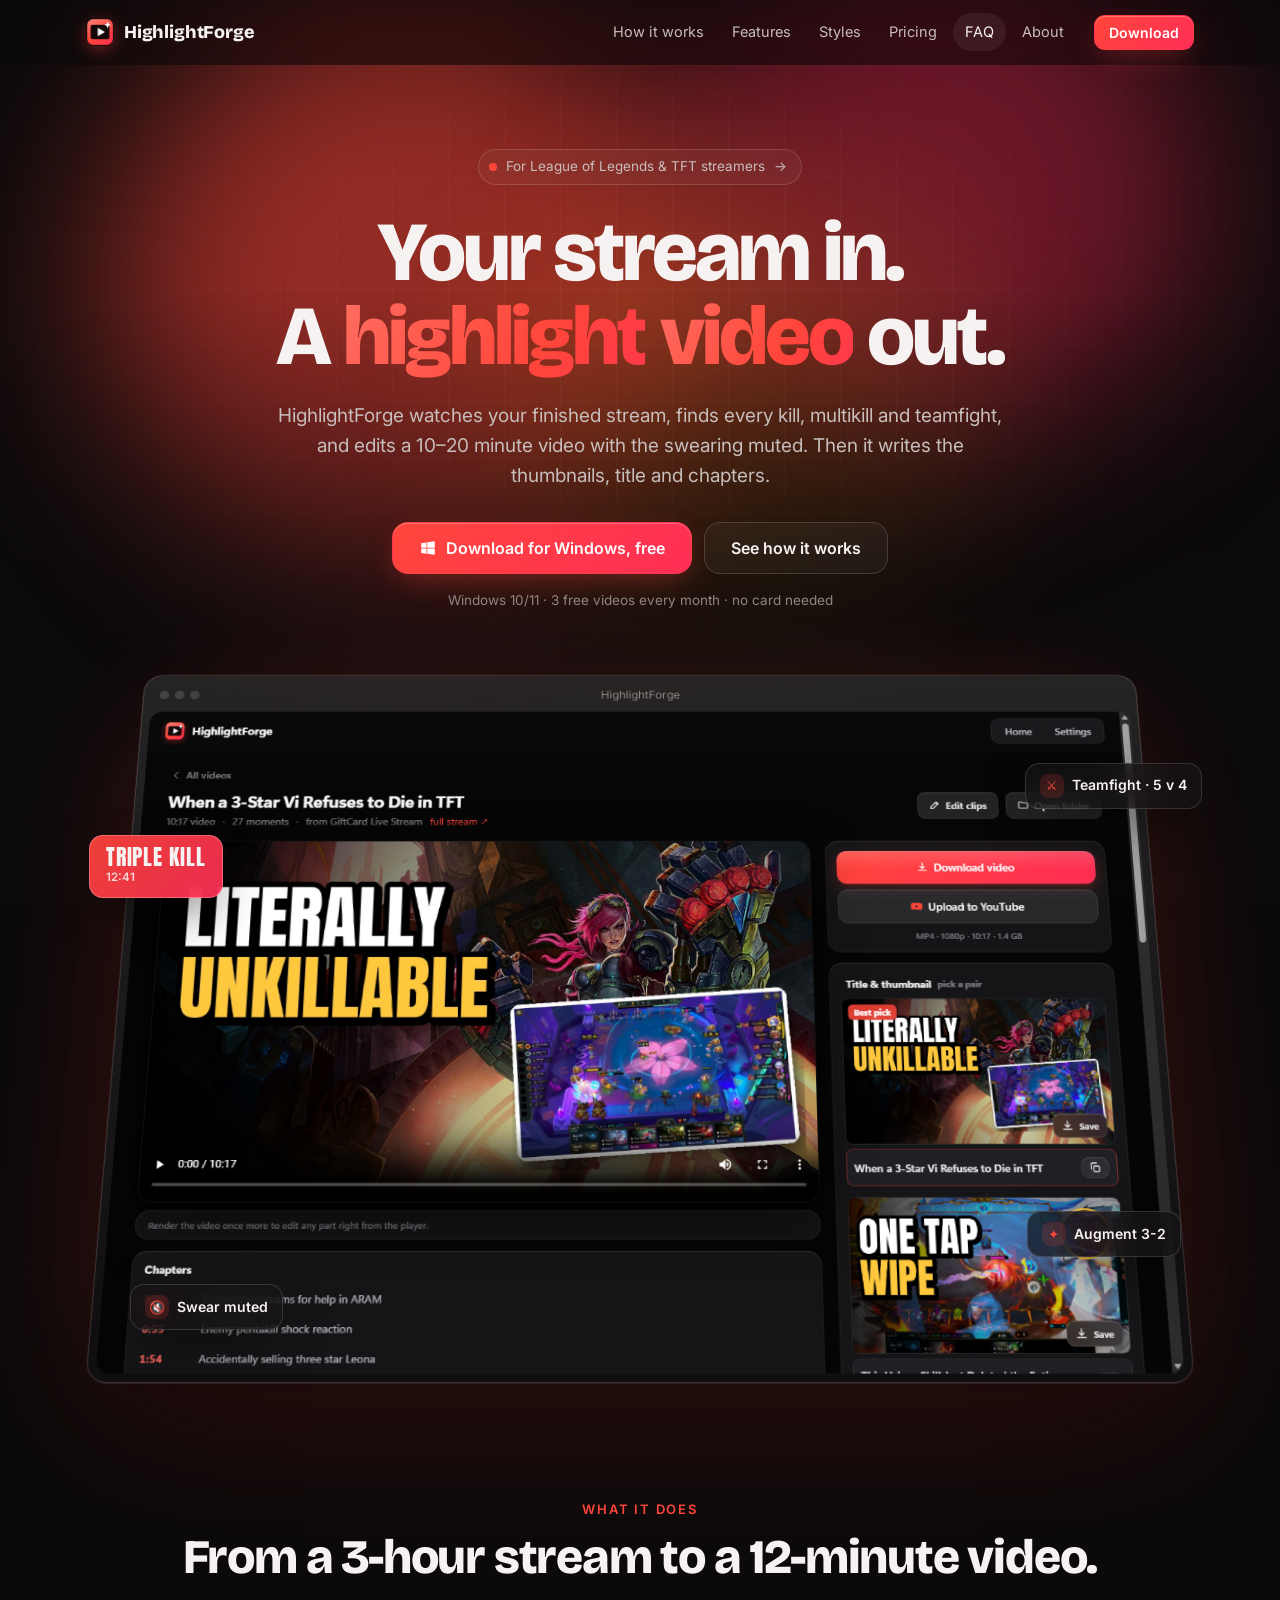
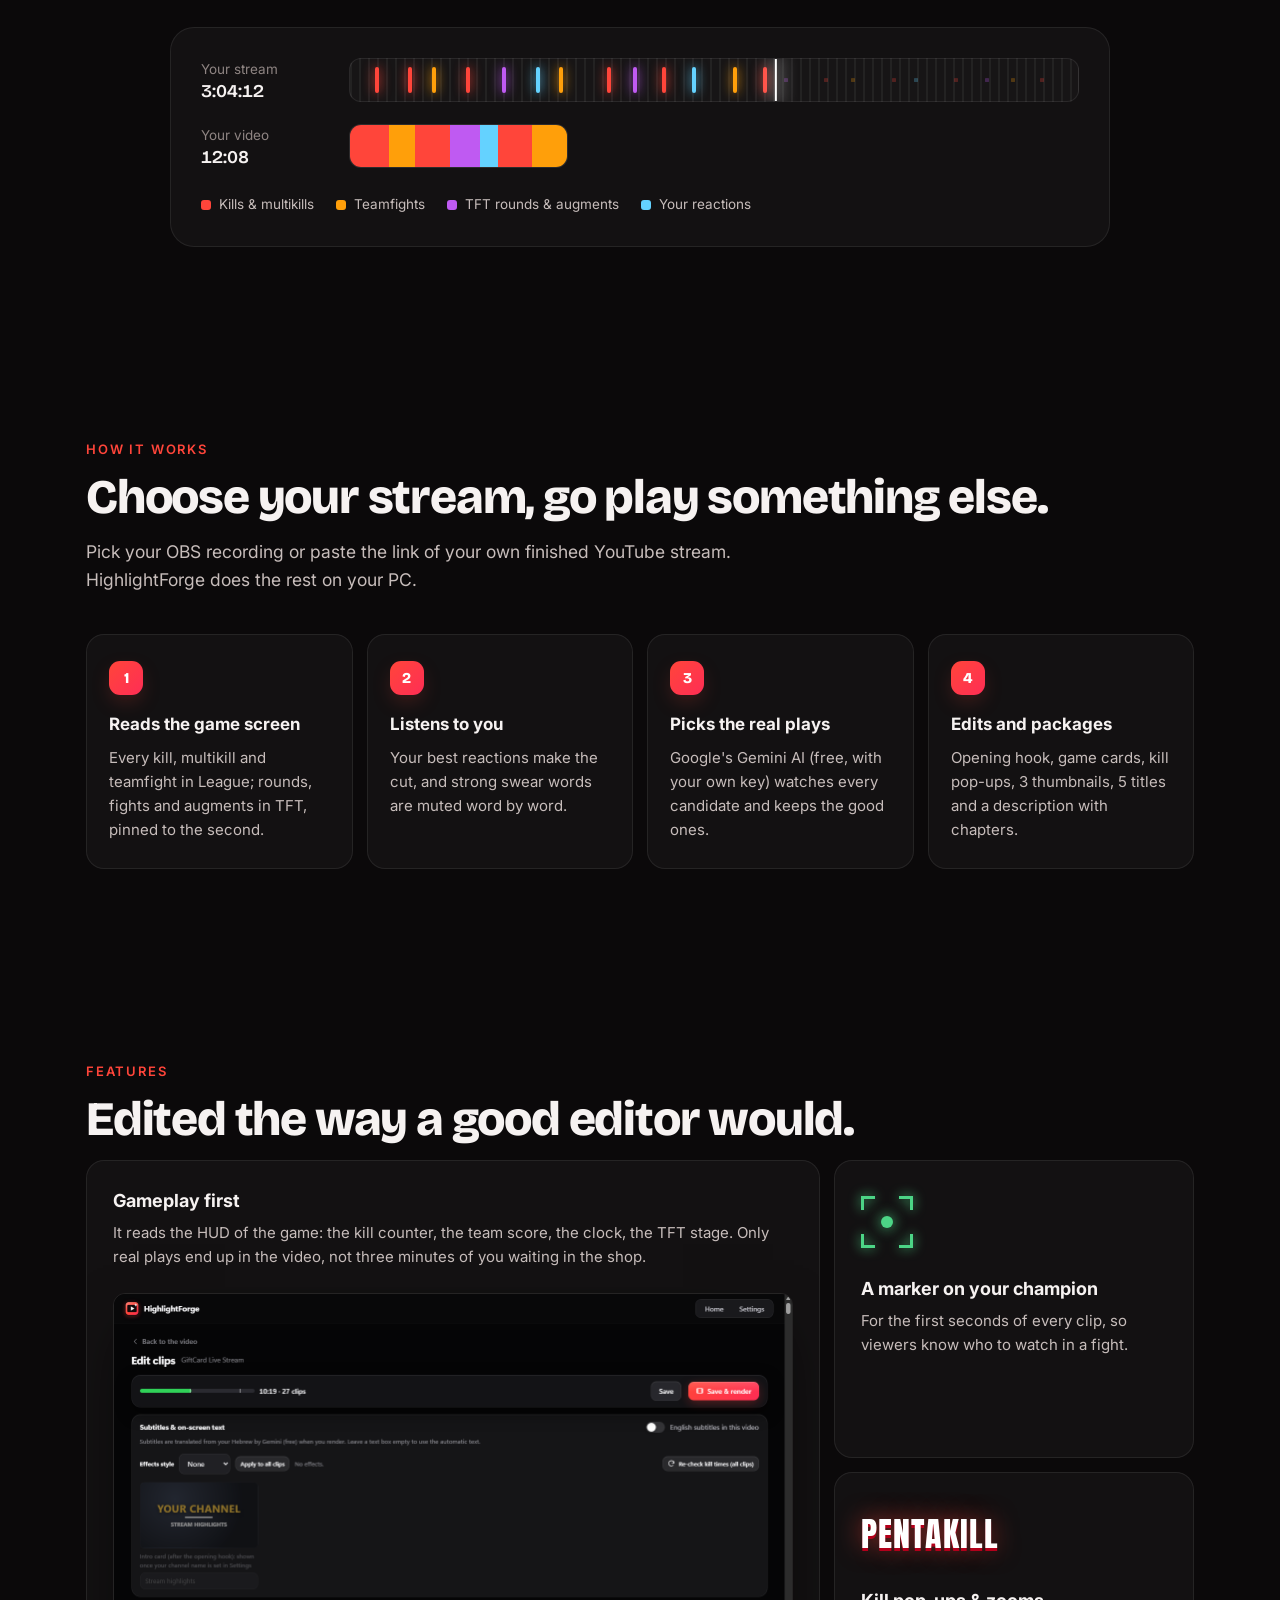
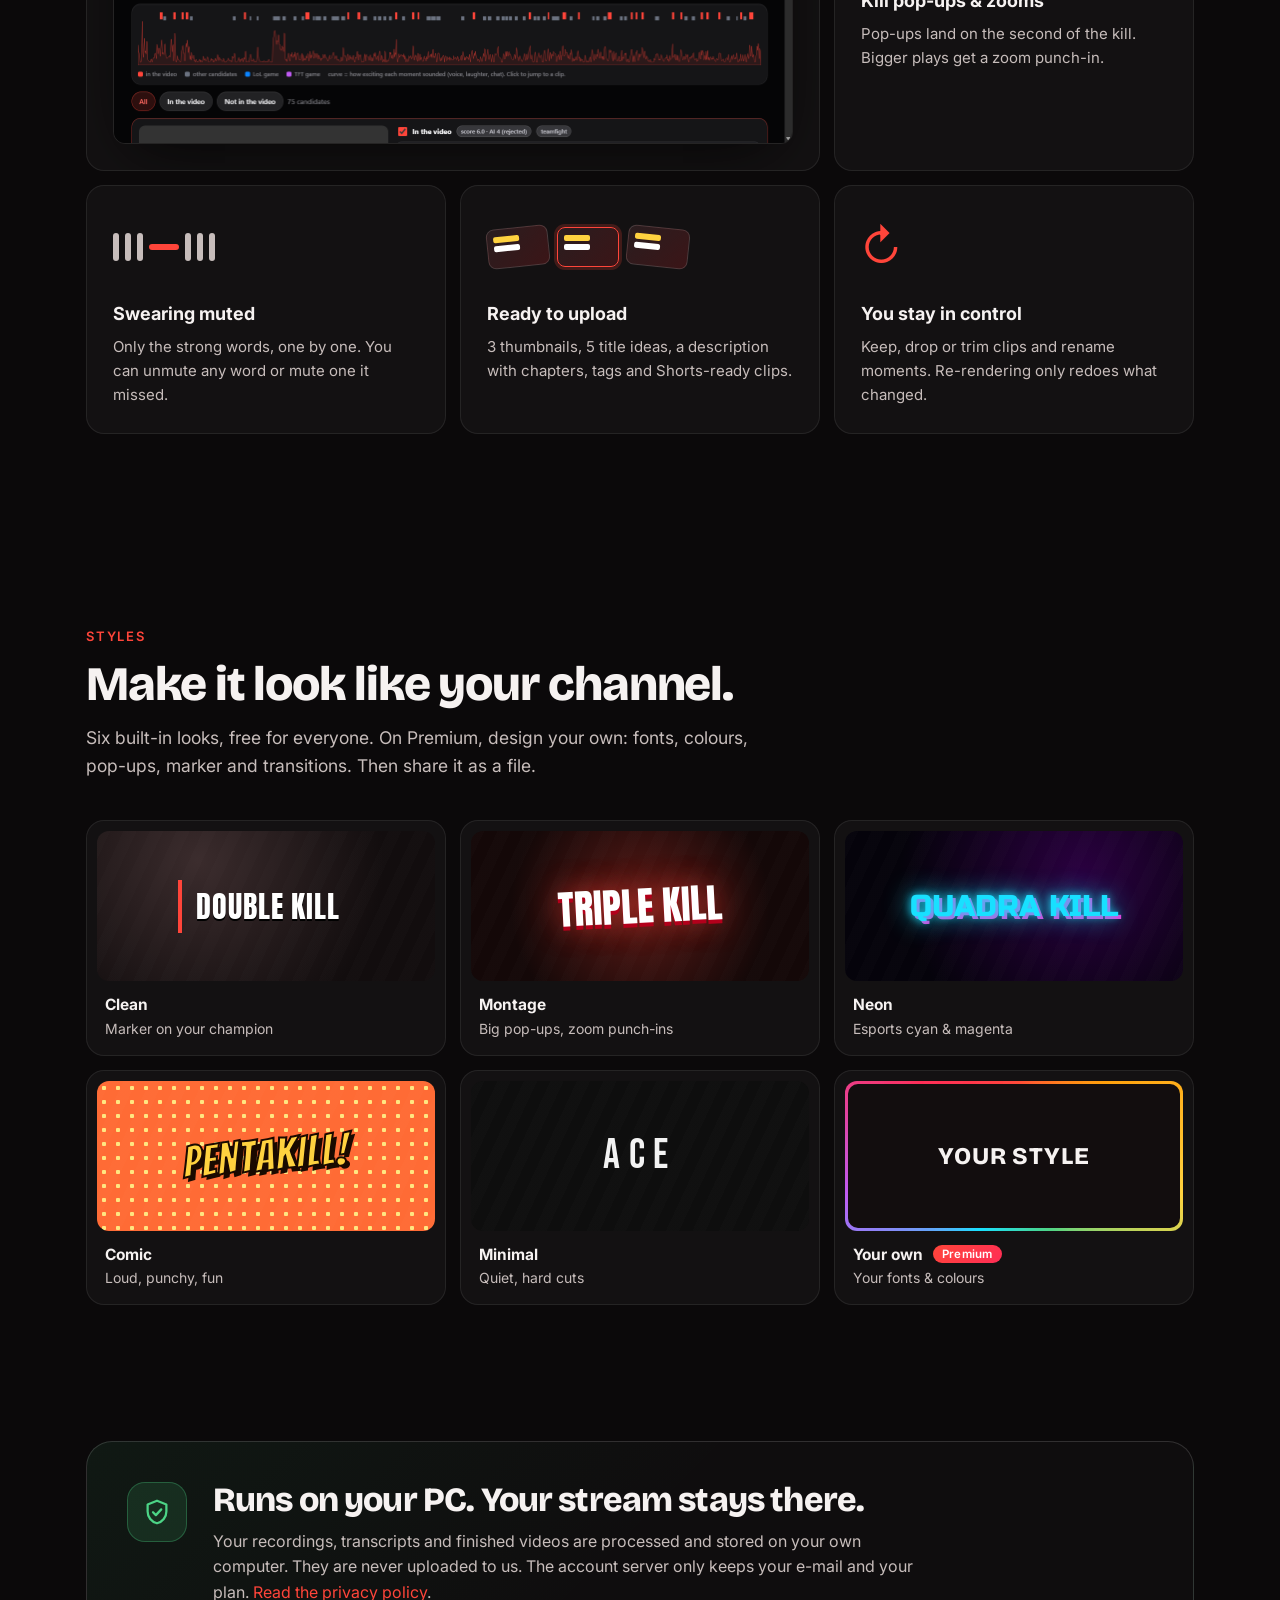
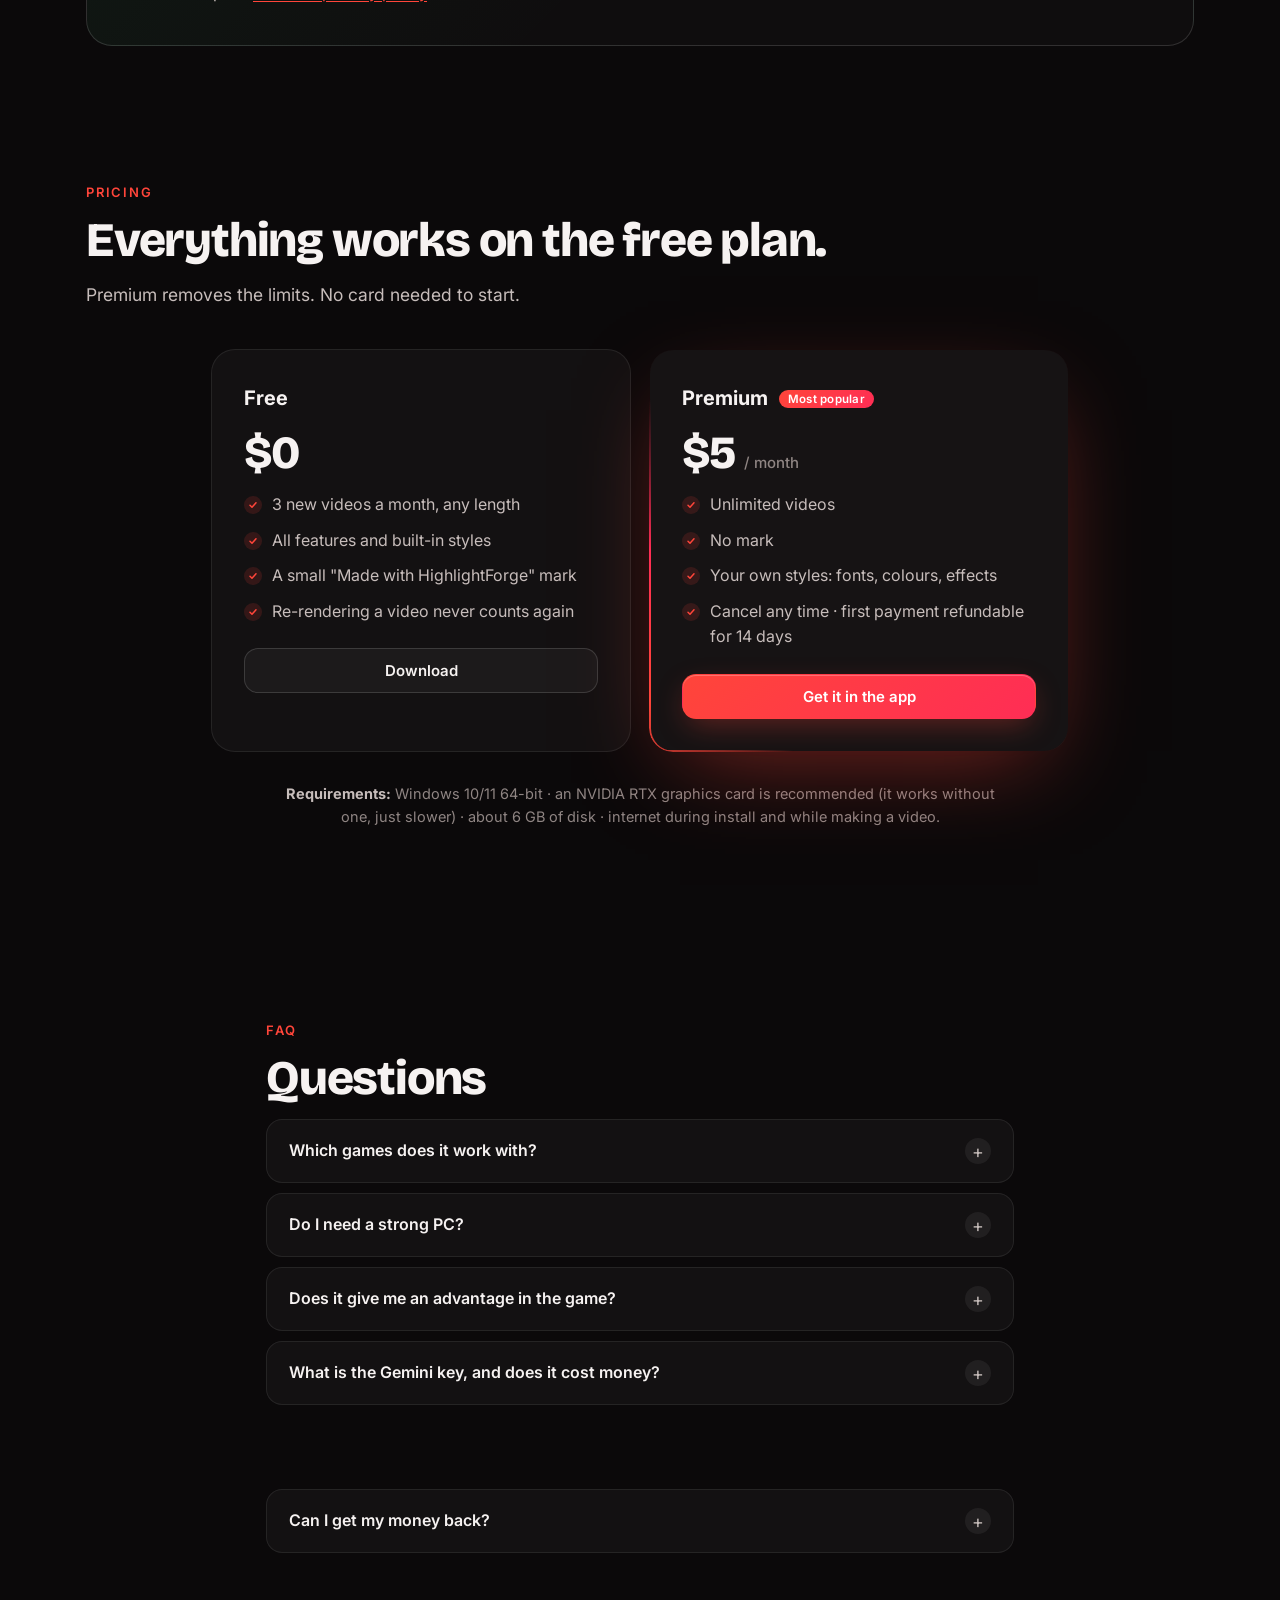
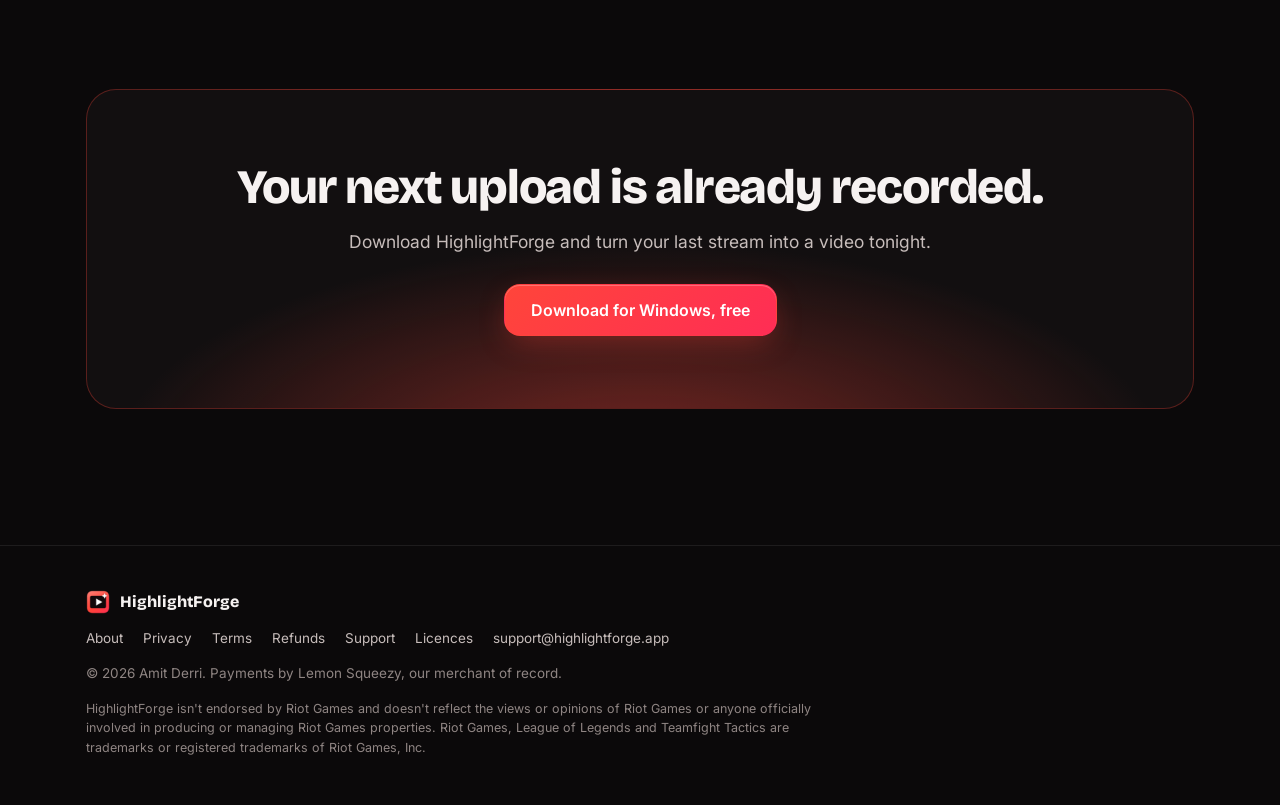
<file: index.html>
<!doctype html>
<html lang="en">
<head>
<meta charset="utf-8">
<meta name="viewport" content="width=device-width, initial-scale=1, viewport-fit=cover">
<title>HighlightForge: stream to highlight video, automatically</title>
<meta name="description" content="HighlightForge turns your finished League of Legends or TFT stream into a ready-to-upload YouTube highlight video: kills, multikills and fights found for you, swearing muted, thumbnails and chapters written. Free for Windows.">
<meta name="theme-color" content="#0b090a">
<link rel="canonical" href="https://highlightforge.app/">
<meta property="og:type" content="website">
<meta property="og:site_name" content="HighlightForge">
<meta property="og:title" content="HighlightForge: your stream in, a highlight video out">
<meta property="og:description" content="Finds every kill, multikill and teamfight in your League of Legends or TFT stream and edits an upload-ready highlight video. Free for Windows.">
<meta property="og:url" content="https://highlightforge.app/">
<meta property="og:image" content="https://highlightforge.app/img/og.png">
<meta name="twitter:card" content="summary_large_image">
<link rel="icon" type="image/png" href="img/icon.png">
<link rel="apple-touch-icon" href="img/icon.png">
<link rel="preconnect" href="https://fonts.googleapis.com">
<link rel="preconnect" href="https://fonts.gstatic.com" crossorigin>
<link rel="stylesheet" href="https://fonts.googleapis.com/css2?family=Anton&family=Bangers&family=Bebas+Neue&family=Bricolage+Grotesque:opsz,wght@12..96,600;12..96,800&family=Inter:wght@400;500;600&family=Russo+One&display=swap">
<link rel="stylesheet" href="style.css">
<script type="application/ld+json">
{"@context":"https://schema.org","@type":"SoftwareApplication","name":"HighlightForge","operatingSystem":"Windows 10, Windows 11",
 "applicationCategory":"MultimediaApplication","url":"https://highlightforge.app/","author":{"@type":"Person","name":"Amit Derri"},
 "offers":[{"@type":"Offer","name":"Free","price":"0","priceCurrency":"USD"}]}
</script>
<script>document.documentElement.classList.add("js")</script>
<script defer src="site.js"></script>
</head>
<body class="home">
<a class="skip" href="#main">Skip to content</a>
<header class="top"><div class="wrap">
  <a class="brand" href="./"><img src="img/icon.png" alt="" width="28" height="28">HighlightForge</a>
  <nav class="links" id="menu" aria-label="Main">
    <a href="#how">How it works</a><a href="#features">Features</a><a href="#styles">Styles</a><a href="#pricing">Pricing</a><a href="#faq">FAQ</a><a href="about">About</a>
  </nav>
  <a class="btn primary small keep" href="https://alpha-jores.itch.io/highlightforge">Download</a>
  <button class="menu-btn" type="button" aria-controls="menu" aria-expanded="false" aria-label="Menu"><span></span><span></span></button>
</div></header>

<main id="main">
  <section class="hero">
    <div class="aurora" aria-hidden="true"><i></i><i></i><i></i></div>
    <div class="wrap">
      <a class="pill reveal" href="#how"><span class="dot"></span>For League of Legends &amp; TFT streamers <span class="arrow">→</span></a>
      <h1 class="headline"><span class="w">Your</span> <span class="w">stream</span> <span class="w">in.</span><br>
        <span class="w">A</span> <span class="w grad">highlight</span> <span class="w grad">video</span> <span class="w">out.</span></h1>
      <p class="sub reveal">HighlightForge watches your finished stream, finds every kill, multikill and teamfight, and edits a
        10–20 minute video with the swearing muted. Then it writes the thumbnails, title and chapters.</p>
      <div class="cta reveal">
        <a class="btn primary big sheen" href="https://alpha-jores.itch.io/highlightforge"><svg viewBox="0 0 24 24" width="18" height="18" aria-hidden="true"><path fill="currentColor" d="M3 5.5 10 4.5v7H3zm8-1.1L21 3v8.5H11zM3 12.5h7v7l-7-1zm8 0h10V21l-10-1.4z"/></svg>Download for Windows, free</a>
        <a class="btn ghost big" href="#how">See how it works</a>
      </div>
      <div class="fine reveal">Windows 10/11 · 3 free videos every month · no card needed</div>

      <div class="stage" data-tilt>
        <div class="frame">
          <div class="frame-bar" aria-hidden="true"><i></i><i></i><i></i><span>HighlightForge</span></div>
          <img src="img/video.png" alt="A finished highlight video in HighlightForge, with its chapters and thumbnails" width="1360" height="900" fetchpriority="high">
        </div>
        <div class="chip c1" aria-hidden="true"><b>TRIPLE KILL</b><small>12:41</small></div>
        <div class="chip c2" aria-hidden="true"><span class="ico">⚔</span>Teamfight · 5 v 4</div>
        <div class="chip c3" aria-hidden="true"><span class="ico">✦</span>Augment 3-2</div>
        <div class="chip c4" aria-hidden="true"><span class="ico mute">🔇</span>Swear muted</div>
      </div>
    </div>
  </section>

  <section class="compress" id="how-short" aria-labelledby="compress-h">
    <div class="wrap">
      <p class="eyebrow reveal">What it does</p>
      <h2 id="compress-h" class="reveal">From a 3-hour stream to a 12-minute video.</h2>
      <div class="timeline reveal" data-timeline>
        <div class="tl-row">
          <span class="tl-label">Your stream<b>3:04:12</b></span>
          <div class="tl-bar long" aria-hidden="true"><div class="tl-marks"></div><div class="tl-scan"></div></div>
        </div>
        <div class="tl-row">
          <span class="tl-label">Your video<b>12:08</b></span>
          <div class="tl-bar short" aria-hidden="true"><div class="tl-fill"></div></div>
        </div>
        <ul class="tl-legend" aria-label="What it finds">
          <li><i class="k"></i>Kills &amp; multikills</li><li><i class="f"></i>Teamfights</li><li><i class="t"></i>TFT rounds &amp; augments</li><li><i class="r"></i>Your reactions</li>
        </ul>
      </div>
    </div>
  </section>

  <section id="how" aria-labelledby="how-h"><div class="wrap">
    <p class="eyebrow reveal">How it works</p>
    <h2 id="how-h" class="reveal">Choose your stream, go play something else.</h2>
    <p class="lede reveal">Pick your OBS recording or paste the link of your own finished YouTube stream. HighlightForge does the rest
      on your PC.</p>
    <ol class="steps">
      <li class="step reveal"><span class="n">1</span><h3>Reads the game screen</h3><p>Every kill, multikill and teamfight in League;
        rounds, fights and augments in TFT, pinned to the second.</p></li>
      <li class="step reveal"><span class="n">2</span><h3>Listens to you</h3><p>Your best reactions make the cut, and strong swear words
        are muted word by word.</p></li>
      <li class="step reveal"><span class="n">3</span><h3>Picks the real plays</h3><p>Google's Gemini AI (free, with your own key) watches
        every candidate and keeps the good ones.</p></li>
      <li class="step reveal"><span class="n">4</span><h3>Edits and packages</h3><p>Opening hook, game cards, kill pop-ups, 3 thumbnails,
        5 titles and a description with chapters.</p></li>
    </ol>
  </div></section>

  <section id="features" aria-labelledby="feat-h"><div class="wrap">
    <p class="eyebrow reveal">Features</p>
    <h2 id="feat-h" class="reveal">Edited the way a good editor would.</h2>
    <div class="bento">
      <article class="card glow span2 reveal">
        <h3>Gameplay first</h3>
        <p>It reads the HUD of the game: the kill counter, the team score, the clock, the TFT stage. Only real plays end up in
          the video, not three minutes of you waiting in the shop.</p>
        <img src="img/edit-clips.png" alt="Edit clips: the timeline of moments found in a stream" loading="lazy" width="1360" height="900">
      </article>
      <article class="card glow reveal">
        <div class="mark" aria-hidden="true"><span class="ret"></span></div>
        <h3>A marker on your champion</h3>
        <p>For the first seconds of every clip, so viewers know who to watch in a fight.</p>
      </article>
      <article class="card glow reveal">
        <div class="pop" aria-hidden="true">PENTAKILL</div>
        <h3>Kill pop-ups &amp; zooms</h3>
        <p>Pop-ups land on the second of the kill. Bigger plays get a zoom punch-in.</p>
      </article>
      <article class="card glow reveal">
        <div class="wave" aria-hidden="true"><i></i><i></i><i></i><i class="x"></i><i></i><i></i><i></i></div>
        <h3>Swearing muted</h3>
        <p>Only the strong words, one by one. You can unmute any word or mute one it missed.</p>
      </article>
      <article class="card glow reveal">
        <div class="thumbs" aria-hidden="true"><i></i><i></i><i></i></div>
        <h3>Ready to upload</h3>
        <p>3 thumbnails, 5 title ideas, a description with chapters, tags and Shorts-ready clips.</p>
      </article>
      <article class="card glow reveal">
        <div class="redo" aria-hidden="true">↻</div>
        <h3>You stay in control</h3>
        <p>Keep, drop or trim clips and rename moments. Re-rendering only redoes what changed.</p>
      </article>
    </div>
  </div></section>

  <section id="styles" aria-labelledby="styles-h"><div class="wrap">
    <p class="eyebrow reveal">Styles</p>
    <h2 id="styles-h" class="reveal">Make it look like your channel.</h2>
    <p class="lede reveal">Six built-in looks, free for everyone. On Premium, design your own: fonts, colours, pop-ups, marker
      and transitions. Then share it as a file.</p>
    <div class="styles">
      <figure class="style s-clean reveal"><div class="sw"><span>DOUBLE KILL</span></div><figcaption><b>Clean</b>Marker on your champion</figcaption></figure>
      <figure class="style s-montage reveal"><div class="sw"><span>TRIPLE KILL</span></div><figcaption><b>Montage</b>Big pop-ups, zoom punch-ins</figcaption></figure>
      <figure class="style s-neon reveal"><div class="sw"><span>QUADRA KILL</span></div><figcaption><b>Neon</b>Esports cyan &amp; magenta</figcaption></figure>
      <figure class="style s-comic reveal"><div class="sw"><span>PENTAKILL!</span></div><figcaption><b>Comic</b>Loud, punchy, fun</figcaption></figure>
      <figure class="style s-minimal reveal"><div class="sw"><span>ACE</span></div><figcaption><b>Minimal</b>Quiet, hard cuts</figcaption></figure>
      <figure class="style s-yours reveal"><div class="sw"><span>YOUR STYLE</span></div><figcaption><b>Your own <em class="tag">Premium</em></b>Your fonts &amp; colours</figcaption></figure>
    </div>
  </div></section>

  <section class="trust" aria-labelledby="trust-h"><div class="wrap">
    <div class="trust-card reveal">
      <div class="shield" aria-hidden="true"><svg viewBox="0 0 24 24" width="30" height="30"><path fill="none" stroke="currentColor" stroke-width="1.8" stroke-linejoin="round" d="M12 3 4.5 6v5.5c0 4.6 3.1 8.4 7.5 9.5 4.4-1.1 7.5-4.9 7.5-9.5V6z"/><path fill="none" stroke="currentColor" stroke-width="1.8" stroke-linecap="round" stroke-linejoin="round" d="m8.8 12.2 2.3 2.3 4.3-4.6"/></svg></div>
      <div>
        <h2 id="trust-h">Runs on your PC. Your stream stays there.</h2>
        <p>Your recordings, transcripts and finished videos are processed and stored on your own computer. They are never uploaded
          to us. The account server only keeps your e-mail and your plan. <a href="privacy">Read the privacy policy</a>.</p>
      </div>
    </div>
  </div></section>

  <section id="pricing" aria-labelledby="price-h"><div class="wrap">
    <p class="eyebrow reveal">Pricing</p>
    <h2 id="price-h" class="reveal">Everything works on the free plan.</h2>
    <p class="lede reveal">Premium removes the limits. No card needed to start.</p>
    <div class="plans">
      <div class="plan reveal"><h3>Free</h3><div class="price">$0</div>
        <ul><li>3 new videos a month, any length</li><li>All features and built-in styles</li>
          <li>A small "Made with HighlightForge" mark</li><li>Re-rendering a video never counts again</li></ul>
        <a class="btn ghost" href="https://alpha-jores.itch.io/highlightforge">Download</a></div>
      <div class="plan best reveal"><div class="ring" aria-hidden="true"></div><h3>Premium <span class="tag">Most popular</span></h3><div class="price">$5 <small>/ month</small></div>
        <ul><li>Unlimited videos</li><li>No mark</li><li>Your own styles: fonts, colours, effects</li>
          <li>Cancel any time · first payment refundable for 14 days</li></ul>
        <a class="btn primary sheen" href="https://alpha-jores.itch.io/highlightforge">Get it in the app</a></div>
    </div>
    <p class="req reveal"><b>Requirements:</b> Windows 10/11 64-bit · an NVIDIA RTX graphics card is recommended (it works without
      one, just slower) · about 6 GB of disk · internet during install and while making a video.</p>
  </div></section>

  <section id="faq" aria-labelledby="faq-h"><div class="wrap narrow">
    <p class="eyebrow reveal">FAQ</p>
    <h2 id="faq-h" class="reveal">Questions</h2>
    <div class="faq">
      <details class="reveal"><summary>Which games does it work with?</summary><div><p>League of Legends (including ARAM and Arena) and
        Teamfight Tactics. It reads the game screen of your recording, so it doesn't matter what language you talk in.</p></div></details>
      <details class="reveal"><summary>Do I need a strong PC?</summary><div><p>An NVIDIA RTX graphics card is recommended and makes it much
        faster. Without one it still works, just slower. You need about 6 GB of free disk.</p></div></details>
      <details class="reveal"><summary>Does it give me an advantage in the game?</summary><div><p>No. HighlightForge never runs during a
        game and never touches the game client. It only edits recordings of games that are already over.
        <a href="about">More about fair play</a>.</p></div></details>
      <details class="reveal"><summary>What is the Gemini key, and does it cost money?</summary><div><p>Google's Gemini AI picks the best
        plays and writes the titles. Its free tier is enough, and you get a free key in a minute. Without one, HighlightForge
        still works but writes simpler titles.</p></div></details>
      <details class="reveal"><summary>Windows says "Windows protected your PC".</summary><div><p>Click <i>More info → Run anyway</i>. It
        means Windows doesn't know the installer yet.</p></div></details>
      <details class="reveal"><summary>Can I get my money back?</summary><div><p>Yes. Your first Premium payment is refundable within 14
        days, no questions asked. See the <a href="refunds">refund policy</a>.</p></div></details>
    </div>
  </div></section>

  <section class="final"><div class="wrap">
    <div class="final-card reveal">
      <h2>Your next upload is already recorded.</h2>
      <p>Download HighlightForge and turn your last stream into a video tonight.</p>
      <a class="btn primary big sheen" href="https://alpha-jores.itch.io/highlightforge">Download for Windows, free</a>
    </div>
  </div></section>
</main>

<footer><div class="wrap"><div class="foot-brand"><img src="img/icon.png" alt="" width="24" height="24">HighlightForge</div><nav><a href="about">About</a><a href="privacy">Privacy</a><a href="terms">Terms</a><a href="refunds">Refunds</a><a href="support">Support</a><a href="licences">Licences</a><a href="mailto:support@highlightforge.app">support@highlightforge.app</a></nav><div>© 2026 Amit Derri. Payments by Lemon Squeezy, our merchant of record.</div><div class="legal-line">HighlightForge isn&#x27;t endorsed by Riot Games and doesn&#x27;t reflect the views or opinions of Riot Games or anyone officially involved in producing or managing Riot Games properties. Riot Games, League of Legends and Teamfight Tactics are trademarks or registered trademarks of Riot Games, Inc.</div></div></footer>
</body>
</html>
</file>
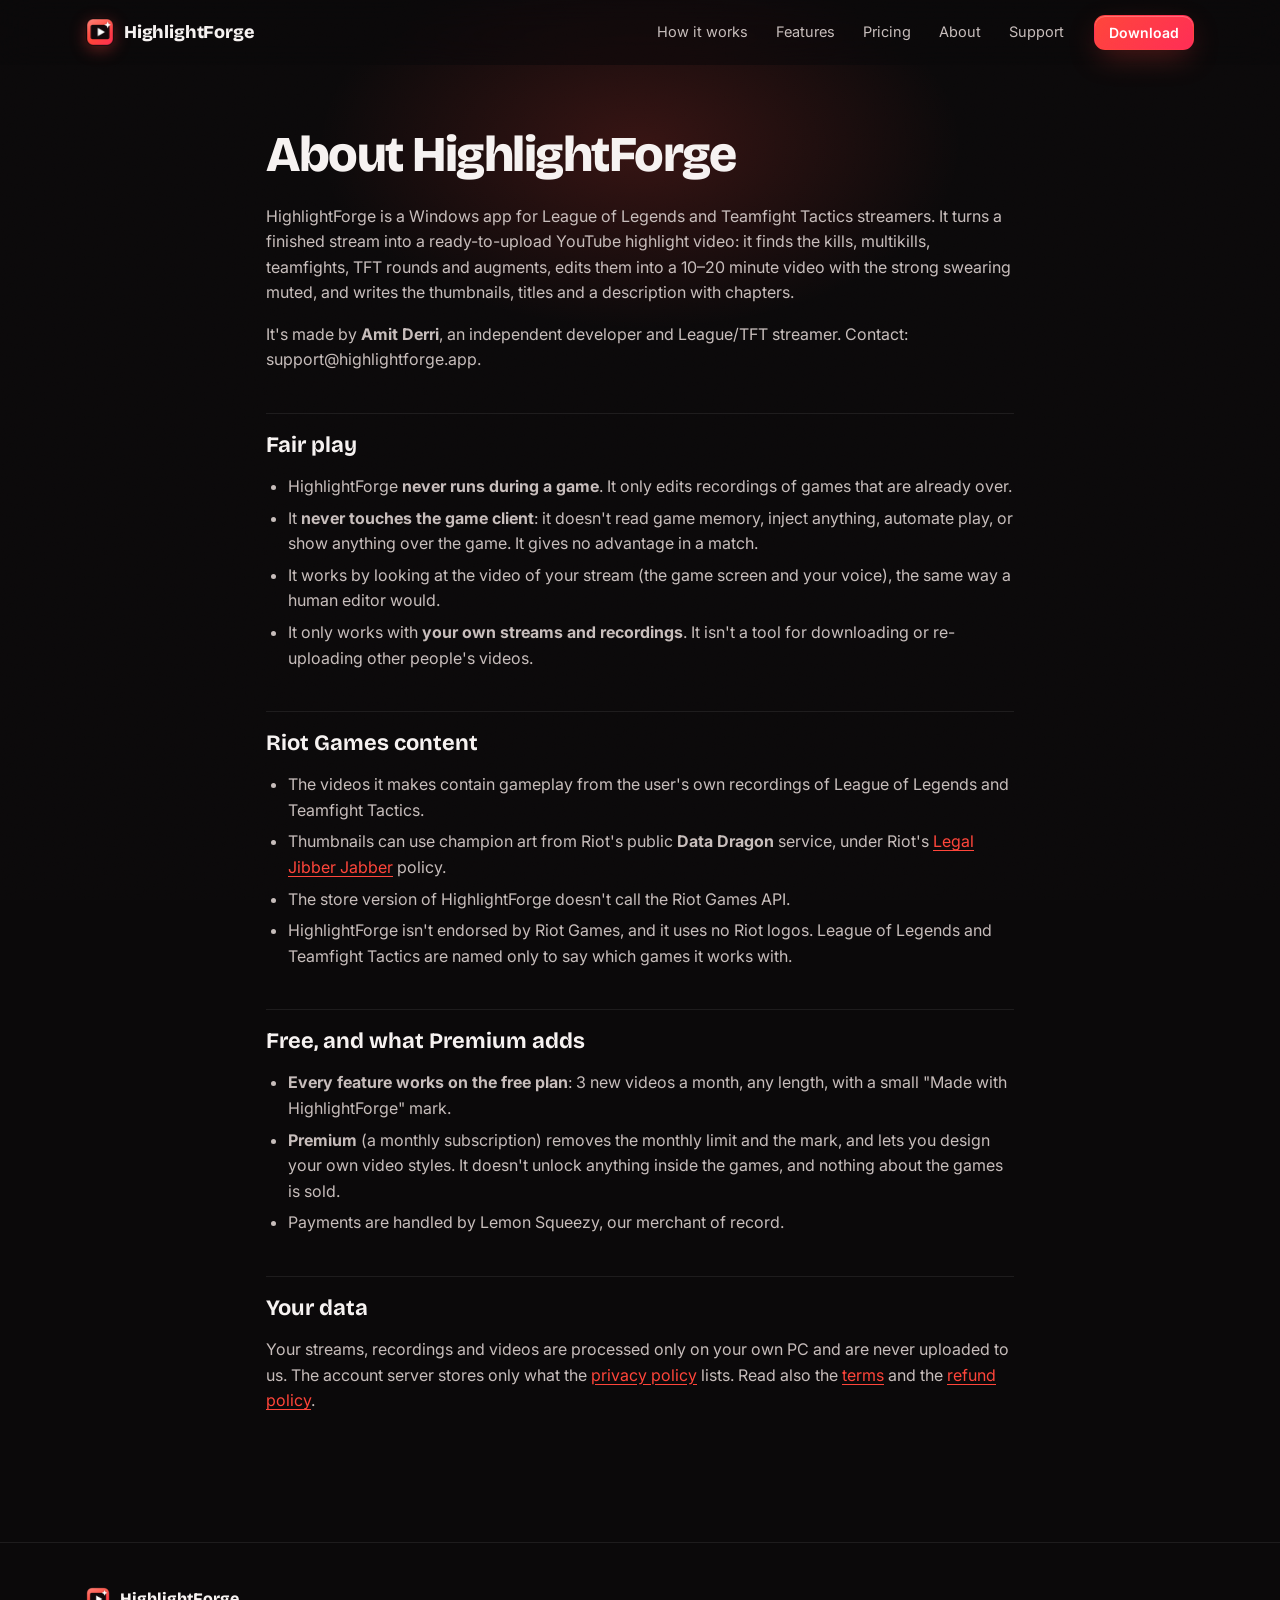
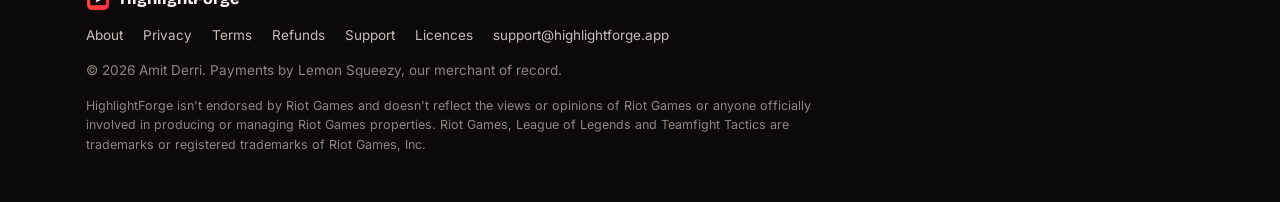
<file: about.html>
<!doctype html>
<html lang="en">
<head>
<meta charset="utf-8">
<meta name="viewport" content="width=device-width, initial-scale=1, viewport-fit=cover">
<title>About · HighlightForge</title>
<meta name="description" content="Who makes HighlightForge, how it stays fair to the games, and which Riot Games content it uses.">
<meta name="theme-color" content="#0b090a">
<link rel="canonical" href="https://highlightforge.app/about">
<meta property="og:site_name" content="HighlightForge">
<meta property="og:title" content="About · HighlightForge">
<meta property="og:image" content="https://highlightforge.app/img/og.png">
<link rel="icon" type="image/png" href="img/icon.png">
<link rel="preconnect" href="https://fonts.googleapis.com">
<link rel="preconnect" href="https://fonts.gstatic.com" crossorigin>
<link rel="stylesheet" href="https://fonts.googleapis.com/css2?family=Bricolage+Grotesque:opsz,wght@12..96,700;12..96,800&family=Inter:wght@400;600&display=swap">
<link rel="stylesheet" href="style.css">
<script>document.documentElement.classList.add("js")</script>
<script defer src="site.js"></script>
</head>
<body>
<a class="skip" href="#main">Skip to content</a>
<header class="top"><div class="wrap">
  <a class="brand" href="./"><img src="img/icon.png" alt="" width="28" height="28">HighlightForge</a>
  <nav class="links" id="menu" aria-label="Main">
    <a href="./#how">How it works</a><a href="./#features">Features</a><a href="./#pricing">Pricing</a><a href="about">About</a><a href="support">Support</a>
  </nav>
  <a class="btn primary small keep" href="https://alpha-jores.itch.io/highlightforge">Download</a>
  <button class="menu-btn" type="button" aria-controls="menu" aria-expanded="false" aria-label="Menu"><span></span><span></span></button>
</div></header>
<main class="doc" id="main">
<h1>About HighlightForge</h1>
<p>HighlightForge is a Windows app for League of Legends and Teamfight Tactics streamers. It turns a finished stream into a ready-to-upload YouTube highlight video: it finds the kills, multikills, teamfights, TFT rounds and augments, edits them into a 10–20 minute video with the strong swearing muted, and writes the thumbnails, titles and a description with chapters.</p>
<p>It's made by <b>Amit Derri</b>, an independent developer and League/TFT streamer. Contact: support@highlightforge.app.</p>
<h2>Fair play</h2>
<ul><li>HighlightForge <b>never runs during a game</b>. It only edits recordings of games that are already over.</li><li>It <b>never touches the game client</b>: it doesn't read game memory, inject anything, automate play, or show anything over the game. It gives no advantage in a match.</li><li>It works by looking at the video of your stream (the game screen and your voice), the same way a human editor would.</li><li>It only works with <b>your own streams and recordings</b>. It isn't a tool for downloading or re-uploading other people's videos.</li></ul>
<h2>Riot Games content</h2>
<ul><li>The videos it makes contain gameplay from the user's own recordings of League of Legends and Teamfight Tactics.</li><li>Thumbnails can use champion art from Riot's public <b>Data Dragon</b> service, under Riot's <a href="https://www.riotgames.com/en/legal">Legal Jibber Jabber</a> policy.</li><li>The store version of HighlightForge doesn't call the Riot Games API.</li><li>HighlightForge isn't endorsed by Riot Games, and it uses no Riot logos. League of Legends and Teamfight Tactics are named only to say which games it works with.</li></ul>
<h2>Free, and what Premium adds</h2>
<ul><li><b>Every feature works on the free plan</b>: 3 new videos a month, any length, with a small "Made with HighlightForge" mark.</li><li><b>Premium</b> (a monthly subscription) removes the monthly limit and the mark, and lets you design your own video styles. It doesn't unlock anything inside the games, and nothing about the games is sold.</li><li>Payments are handled by Lemon Squeezy, our merchant of record.</li></ul>
<h2>Your data</h2>
<p>Your streams, recordings and videos are processed only on your own PC and are never uploaded to us. The account server stores only what the <a href="privacy">privacy policy</a> lists. Read also the <a href="terms">terms</a> and the <a href="refunds">refund policy</a>.</p>
</main>
<footer><div class="wrap"><div class="foot-brand"><img src="img/icon.png" alt="" width="24" height="24">HighlightForge</div><nav><a href="about">About</a><a href="privacy">Privacy</a><a href="terms">Terms</a><a href="refunds">Refunds</a><a href="support">Support</a><a href="licences">Licences</a><a href="mailto:support@highlightforge.app">support@highlightforge.app</a></nav><div>© 2026 Amit Derri. Payments by Lemon Squeezy, our merchant of record.</div><div class="legal-line">HighlightForge isn&#x27;t endorsed by Riot Games and doesn&#x27;t reflect the views or opinions of Riot Games or anyone officially involved in producing or managing Riot Games properties. Riot Games, League of Legends and Teamfight Tactics are trademarks or registered trademarks of Riot Games, Inc.</div></div></footer>
</body>
</html>
</file>
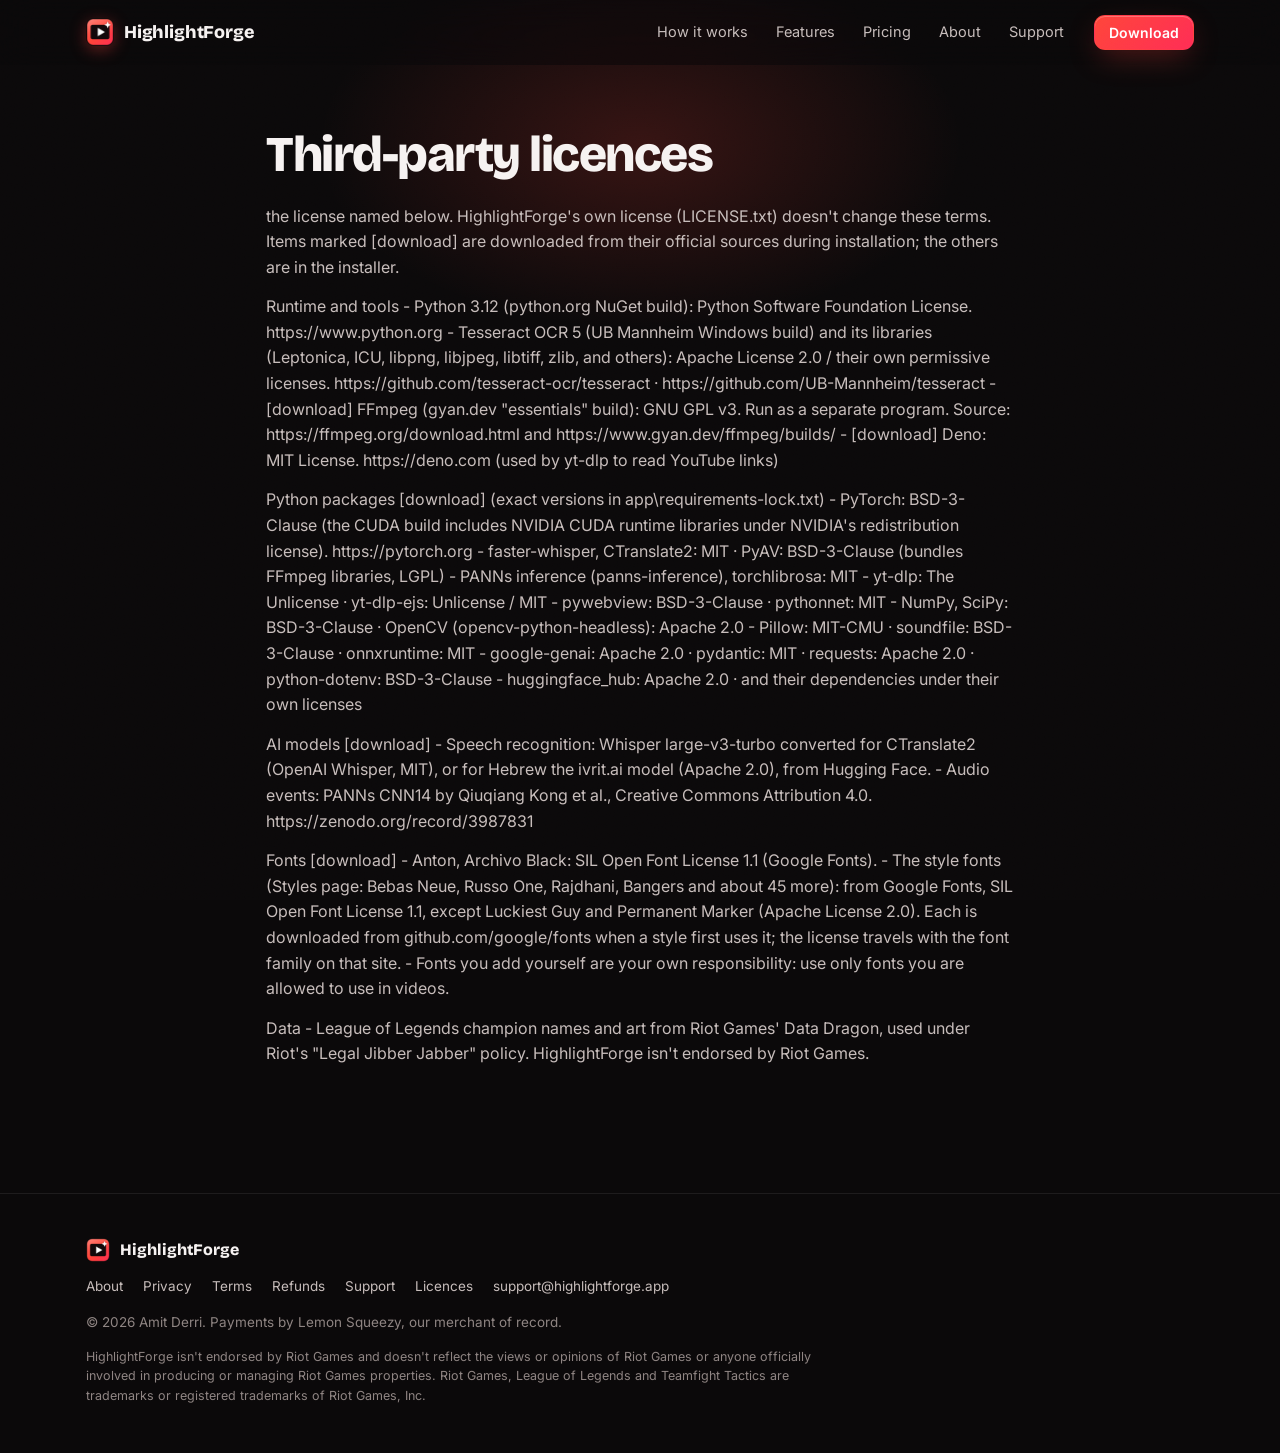
<file: licences.html>
<!doctype html>
<html lang="en">
<head>
<meta charset="utf-8">
<meta name="viewport" content="width=device-width, initial-scale=1, viewport-fit=cover">
<title>Licences · HighlightForge</title>
<meta name="description" content="Licences of the open-source software HighlightForge uses.">
<meta name="theme-color" content="#0b090a">
<link rel="canonical" href="https://highlightforge.app/licences">
<meta property="og:site_name" content="HighlightForge">
<meta property="og:title" content="Licences · HighlightForge">
<meta property="og:image" content="https://highlightforge.app/img/og.png">
<link rel="icon" type="image/png" href="img/icon.png">
<link rel="preconnect" href="https://fonts.googleapis.com">
<link rel="preconnect" href="https://fonts.gstatic.com" crossorigin>
<link rel="stylesheet" href="https://fonts.googleapis.com/css2?family=Bricolage+Grotesque:opsz,wght@12..96,700;12..96,800&family=Inter:wght@400;600&display=swap">
<link rel="stylesheet" href="style.css">
<script>document.documentElement.classList.add("js")</script>
<script defer src="site.js"></script>
</head>
<body>
<a class="skip" href="#main">Skip to content</a>
<header class="top"><div class="wrap">
  <a class="brand" href="./"><img src="img/icon.png" alt="" width="28" height="28">HighlightForge</a>
  <nav class="links" id="menu" aria-label="Main">
    <a href="./#how">How it works</a><a href="./#features">Features</a><a href="./#pricing">Pricing</a><a href="about">About</a><a href="support">Support</a>
  </nav>
  <a class="btn primary small keep" href="https://alpha-jores.itch.io/highlightforge">Download</a>
  <button class="menu-btn" type="button" aria-controls="menu" aria-expanded="false" aria-label="Menu"><span></span><span></span></button>
</div></header>
<main class="doc" id="main">
<h1>Third-party licences</h1>
<p class="clause">the license named below. HighlightForge&#x27;s own license (LICENSE.txt) doesn&#x27;t change these terms. Items marked [download] are downloaded from their official sources during installation; the others are in the installer.</p><p class="clause">Runtime and tools - Python 3.12 (python.org NuGet build): Python Software Foundation License. https://www.python.org - Tesseract OCR 5 (UB Mannheim Windows build) and its libraries (Leptonica, ICU, libpng, libjpeg, libtiff, zlib, and others): Apache License 2.0 / their own permissive licenses. https://github.com/tesseract-ocr/tesseract · https://github.com/UB-Mannheim/tesseract - [download] FFmpeg (gyan.dev &quot;essentials&quot; build): GNU GPL v3. Run as a separate program. Source: https://ffmpeg.org/download.html and https://www.gyan.dev/ffmpeg/builds/ - [download] Deno: MIT License. https://deno.com (used by yt-dlp to read YouTube links)</p><p class="clause">Python packages [download] (exact versions in app\requirements-lock.txt) - PyTorch: BSD-3-Clause (the CUDA build includes NVIDIA CUDA runtime libraries under NVIDIA&#x27;s redistribution license). https://pytorch.org - faster-whisper, CTranslate2: MIT · PyAV: BSD-3-Clause (bundles FFmpeg libraries, LGPL) - PANNs inference (panns-inference), torchlibrosa: MIT - yt-dlp: The Unlicense · yt-dlp-ejs: Unlicense / MIT - pywebview: BSD-3-Clause · pythonnet: MIT - NumPy, SciPy: BSD-3-Clause · OpenCV (opencv-python-headless): Apache 2.0 - Pillow: MIT-CMU · soundfile: BSD-3-Clause · onnxruntime: MIT - google-genai: Apache 2.0 · pydantic: MIT · requests: Apache 2.0 · python-dotenv: BSD-3-Clause - huggingface_hub: Apache 2.0 · and their dependencies under their own licenses</p><p class="clause">AI models [download] - Speech recognition: Whisper large-v3-turbo converted for CTranslate2 (OpenAI Whisper, MIT), or for Hebrew the ivrit.ai model (Apache 2.0), from Hugging Face. - Audio events: PANNs CNN14 by Qiuqiang Kong et al., Creative Commons Attribution 4.0. https://zenodo.org/record/3987831</p><p class="clause">Fonts [download] - Anton, Archivo Black: SIL Open Font License 1.1 (Google Fonts). - The style fonts (Styles page: Bebas Neue, Russo One, Rajdhani, Bangers and about 45 more): from Google Fonts, SIL Open Font License 1.1, except Luckiest Guy and Permanent Marker (Apache License 2.0). Each is downloaded from github.com/google/fonts when a style first uses it; the license travels with the font family on that site. - Fonts you add yourself are your own responsibility: use only fonts you are allowed to use in videos.</p><p class="clause">Data - League of Legends champion names and art from Riot Games&#x27; Data Dragon, used under Riot&#x27;s &quot;Legal Jibber Jabber&quot; policy. HighlightForge isn&#x27;t endorsed by Riot Games.</p>
</main>
<footer><div class="wrap"><div class="foot-brand"><img src="img/icon.png" alt="" width="24" height="24">HighlightForge</div><nav><a href="about">About</a><a href="privacy">Privacy</a><a href="terms">Terms</a><a href="refunds">Refunds</a><a href="support">Support</a><a href="licences">Licences</a><a href="mailto:support@highlightforge.app">support@highlightforge.app</a></nav><div>© 2026 Amit Derri. Payments by Lemon Squeezy, our merchant of record.</div><div class="legal-line">HighlightForge isn&#x27;t endorsed by Riot Games and doesn&#x27;t reflect the views or opinions of Riot Games or anyone officially involved in producing or managing Riot Games properties. Riot Games, League of Legends and Teamfight Tactics are trademarks or registered trademarks of Riot Games, Inc.</div></div></footer>
</body>
</html>
</file>
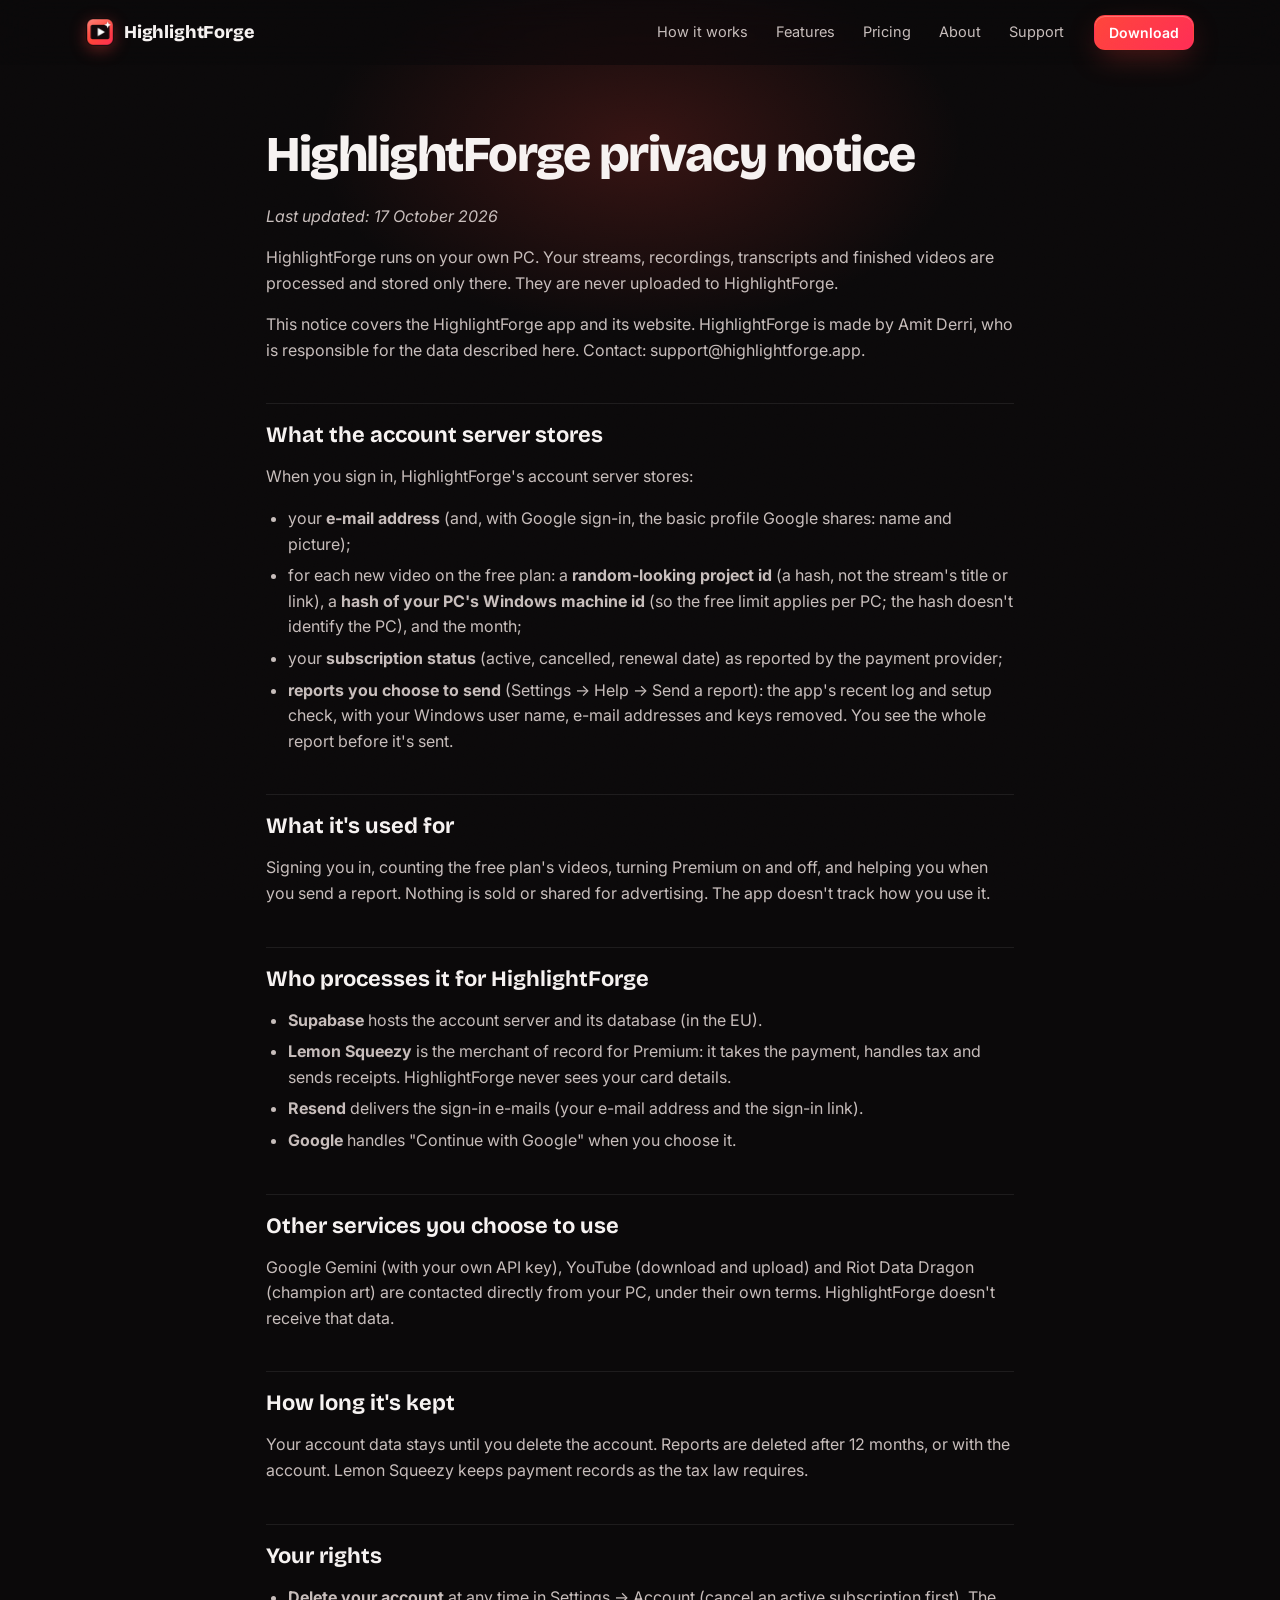
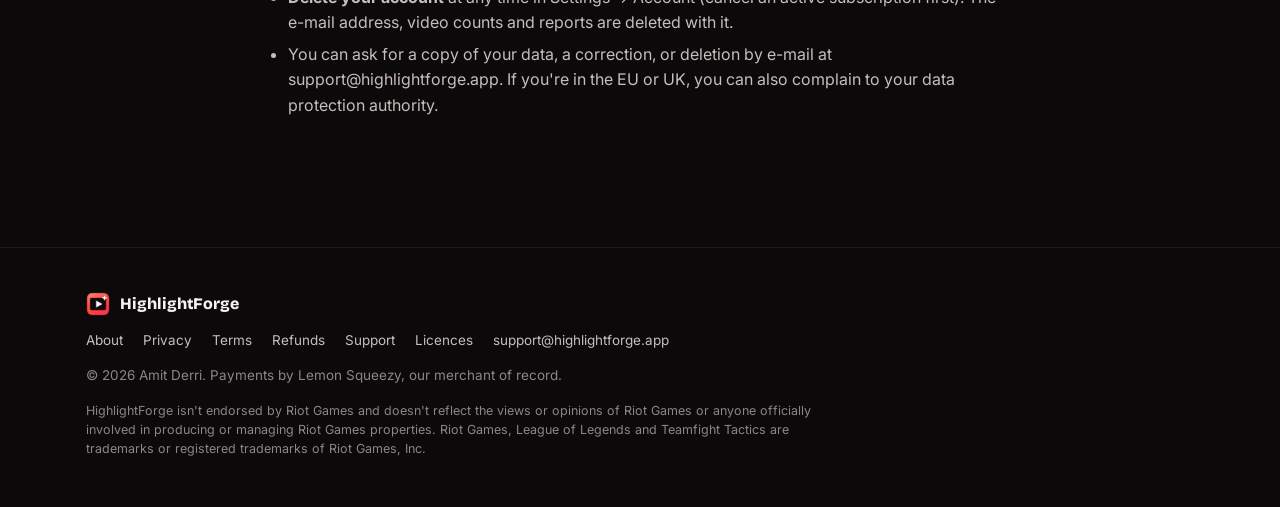
<file: privacy.html>
<!doctype html>
<html lang="en">
<head>
<meta charset="utf-8">
<meta name="viewport" content="width=device-width, initial-scale=1, viewport-fit=cover">
<title>Privacy · HighlightForge</title>
<meta name="description" content="What HighlightForge stores about you, why, and how to delete it.">
<meta name="theme-color" content="#0b090a">
<link rel="canonical" href="https://highlightforge.app/privacy">
<meta property="og:site_name" content="HighlightForge">
<meta property="og:title" content="Privacy · HighlightForge">
<meta property="og:image" content="https://highlightforge.app/img/og.png">
<link rel="icon" type="image/png" href="img/icon.png">
<link rel="preconnect" href="https://fonts.googleapis.com">
<link rel="preconnect" href="https://fonts.gstatic.com" crossorigin>
<link rel="stylesheet" href="https://fonts.googleapis.com/css2?family=Bricolage+Grotesque:opsz,wght@12..96,700;12..96,800&family=Inter:wght@400;600&display=swap">
<link rel="stylesheet" href="style.css">
<script>document.documentElement.classList.add("js")</script>
<script defer src="site.js"></script>
</head>
<body>
<a class="skip" href="#main">Skip to content</a>
<header class="top"><div class="wrap">
  <a class="brand" href="./"><img src="img/icon.png" alt="" width="28" height="28">HighlightForge</a>
  <nav class="links" id="menu" aria-label="Main">
    <a href="./#how">How it works</a><a href="./#features">Features</a><a href="./#pricing">Pricing</a><a href="about">About</a><a href="support">Support</a>
  </nav>
  <a class="btn primary small keep" href="https://alpha-jores.itch.io/highlightforge">Download</a>
  <button class="menu-btn" type="button" aria-controls="menu" aria-expanded="false" aria-label="Menu"><span></span><span></span></button>
</div></header>
<main class="doc" id="main">
<h1>HighlightForge privacy notice</h1>
<p><i>Last updated: 17 October 2026</i></p>
<p>HighlightForge runs on your own PC. Your streams, recordings, transcripts and finished videos are processed and stored only there. They are never uploaded to HighlightForge.</p>
<p>This notice covers the HighlightForge app and its website. HighlightForge is made by Amit Derri, who is responsible for the data described here. Contact: support@highlightforge.app.</p>
<h2>What the account server stores</h2>
<p>When you sign in, HighlightForge's account server stores:</p>
<ul><li>your <b>e-mail address</b> (and, with Google sign-in, the basic profile Google shares: name and picture);</li><li>for each new video on the free plan: a <b>random-looking project id</b> (a hash, not the stream's title or link), a <b>hash of your PC's Windows machine id</b> (so the free limit applies per PC; the hash doesn't identify the PC), and the month;</li><li>your <b>subscription status</b> (active, cancelled, renewal date) as reported by the payment provider;</li><li><b>reports you choose to send</b> (Settings → Help → Send a report): the app's recent log and setup check, with your Windows user name, e-mail addresses and keys removed. You see the whole report before it's sent.</li></ul>
<h2>What it's used for</h2>
<p>Signing you in, counting the free plan's videos, turning Premium on and off, and helping you when you send a report. Nothing is sold or shared for advertising. The app doesn't track how you use it.</p>
<h2>Who processes it for HighlightForge</h2>
<ul><li><b>Supabase</b> hosts the account server and its database (in the EU).</li><li><b>Lemon Squeezy</b> is the merchant of record for Premium: it takes the payment, handles tax and sends receipts. HighlightForge never sees your card details.</li><li><b>Resend</b> delivers the sign-in e-mails (your e-mail address and the sign-in link).</li><li><b>Google</b> handles "Continue with Google" when you choose it.</li></ul>
<h2>Other services you choose to use</h2>
<p>Google Gemini (with your own API key), YouTube (download and upload) and Riot Data Dragon (champion art) are contacted directly from your PC, under their own terms. HighlightForge doesn't receive that data.</p>
<h2>How long it's kept</h2>
<p>Your account data stays until you delete the account. Reports are deleted after 12 months, or with the account. Lemon Squeezy keeps payment records as the tax law requires.</p>
<h2>Your rights</h2>
<ul><li><b>Delete your account</b> at any time in Settings → Account (cancel an active subscription first). The e-mail address, video counts and reports are deleted with it.</li><li>You can ask for a copy of your data, a correction, or deletion by e-mail at support@highlightforge.app. If you're in the EU or UK, you can also complain to your data protection authority.</li></ul>
</main>
<footer><div class="wrap"><div class="foot-brand"><img src="img/icon.png" alt="" width="24" height="24">HighlightForge</div><nav><a href="about">About</a><a href="privacy">Privacy</a><a href="terms">Terms</a><a href="refunds">Refunds</a><a href="support">Support</a><a href="licences">Licences</a><a href="mailto:support@highlightforge.app">support@highlightforge.app</a></nav><div>© 2026 Amit Derri. Payments by Lemon Squeezy, our merchant of record.</div><div class="legal-line">HighlightForge isn&#x27;t endorsed by Riot Games and doesn&#x27;t reflect the views or opinions of Riot Games or anyone officially involved in producing or managing Riot Games properties. Riot Games, League of Legends and Teamfight Tactics are trademarks or registered trademarks of Riot Games, Inc.</div></div></footer>
</body>
</html>
</file>
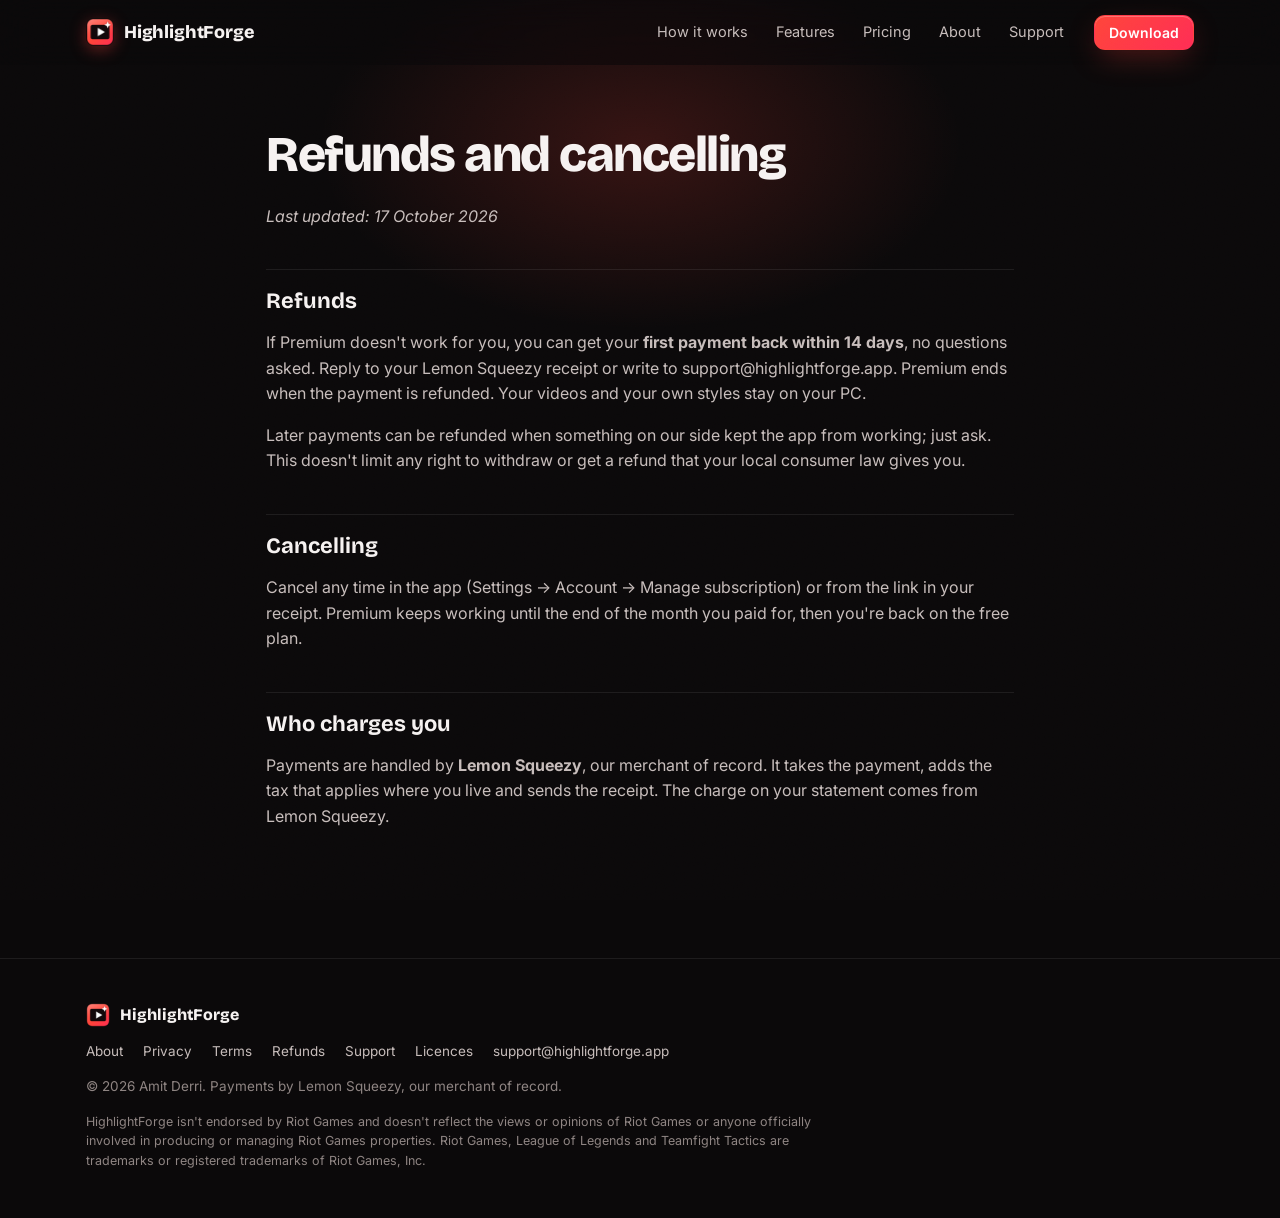
<file: refunds.html>
<!doctype html>
<html lang="en">
<head>
<meta charset="utf-8">
<meta name="viewport" content="width=device-width, initial-scale=1, viewport-fit=cover">
<title>Refunds · HighlightForge</title>
<meta name="description" content="HighlightForge Premium refunds and cancelling.">
<meta name="theme-color" content="#0b090a">
<link rel="canonical" href="https://highlightforge.app/refunds">
<meta property="og:site_name" content="HighlightForge">
<meta property="og:title" content="Refunds · HighlightForge">
<meta property="og:image" content="https://highlightforge.app/img/og.png">
<link rel="icon" type="image/png" href="img/icon.png">
<link rel="preconnect" href="https://fonts.googleapis.com">
<link rel="preconnect" href="https://fonts.gstatic.com" crossorigin>
<link rel="stylesheet" href="https://fonts.googleapis.com/css2?family=Bricolage+Grotesque:opsz,wght@12..96,700;12..96,800&family=Inter:wght@400;600&display=swap">
<link rel="stylesheet" href="style.css">
<script>document.documentElement.classList.add("js")</script>
<script defer src="site.js"></script>
</head>
<body>
<a class="skip" href="#main">Skip to content</a>
<header class="top"><div class="wrap">
  <a class="brand" href="./"><img src="img/icon.png" alt="" width="28" height="28">HighlightForge</a>
  <nav class="links" id="menu" aria-label="Main">
    <a href="./#how">How it works</a><a href="./#features">Features</a><a href="./#pricing">Pricing</a><a href="about">About</a><a href="support">Support</a>
  </nav>
  <a class="btn primary small keep" href="https://alpha-jores.itch.io/highlightforge">Download</a>
  <button class="menu-btn" type="button" aria-controls="menu" aria-expanded="false" aria-label="Menu"><span></span><span></span></button>
</div></header>
<main class="doc" id="main">
<h1>Refunds and cancelling</h1>
<p><i>Last updated: 17 October 2026</i></p>
<h2>Refunds</h2>
<p>If Premium doesn't work for you, you can get your <b>first payment back within 14 days</b>, no questions asked. Reply to your Lemon Squeezy receipt or write to support@highlightforge.app. Premium ends when the payment is refunded. Your videos and your own styles stay on your PC.</p>
<p>Later payments can be refunded when something on our side kept the app from working; just ask. This doesn't limit any right to withdraw or get a refund that your local consumer law gives you.</p>
<h2>Cancelling</h2>
<p>Cancel any time in the app (Settings → Account → Manage subscription) or from the link in your receipt. Premium keeps working until the end of the month you paid for, then you're back on the free plan.</p>
<h2>Who charges you</h2>
<p>Payments are handled by <b>Lemon Squeezy</b>, our merchant of record. It takes the payment, adds the tax that applies where you live and sends the receipt. The charge on your statement comes from Lemon Squeezy.</p>
</main>
<footer><div class="wrap"><div class="foot-brand"><img src="img/icon.png" alt="" width="24" height="24">HighlightForge</div><nav><a href="about">About</a><a href="privacy">Privacy</a><a href="terms">Terms</a><a href="refunds">Refunds</a><a href="support">Support</a><a href="licences">Licences</a><a href="mailto:support@highlightforge.app">support@highlightforge.app</a></nav><div>© 2026 Amit Derri. Payments by Lemon Squeezy, our merchant of record.</div><div class="legal-line">HighlightForge isn&#x27;t endorsed by Riot Games and doesn&#x27;t reflect the views or opinions of Riot Games or anyone officially involved in producing or managing Riot Games properties. Riot Games, League of Legends and Teamfight Tactics are trademarks or registered trademarks of Riot Games, Inc.</div></div></footer>
</body>
</html>
</file>
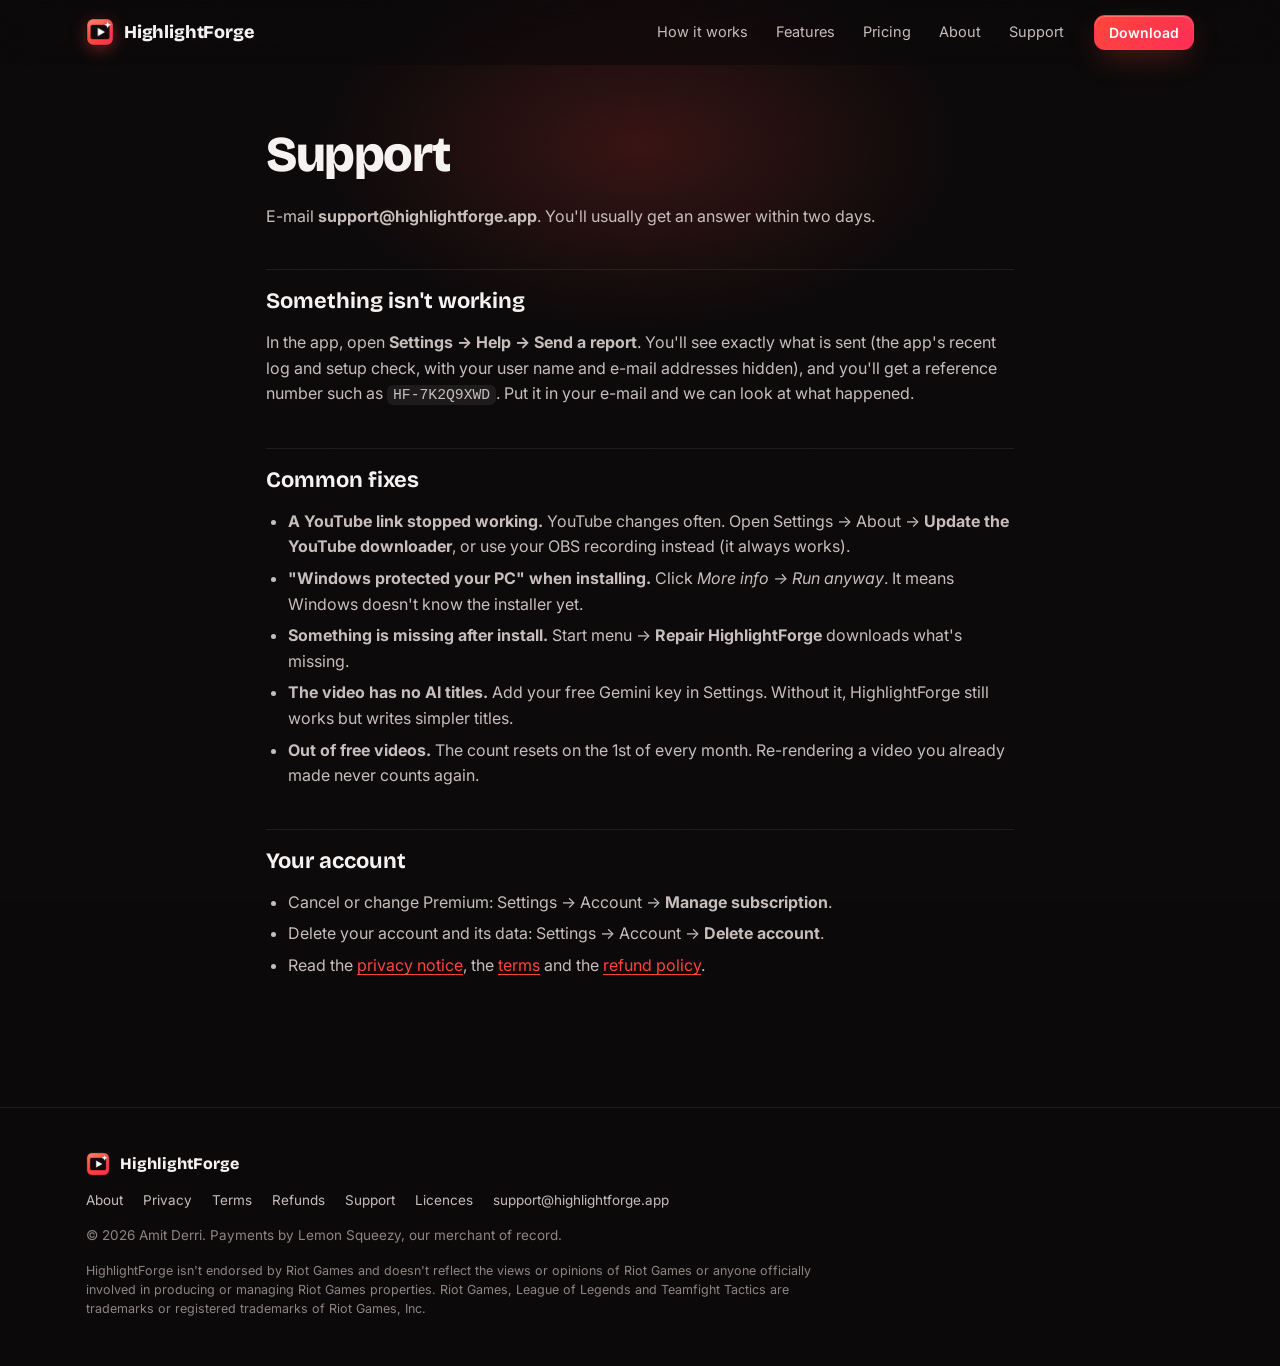
<file: support.html>
<!doctype html>
<html lang="en">
<head>
<meta charset="utf-8">
<meta name="viewport" content="width=device-width, initial-scale=1, viewport-fit=cover">
<title>Support · HighlightForge</title>
<meta name="description" content="Get help with HighlightForge.">
<meta name="theme-color" content="#0b090a">
<link rel="canonical" href="https://highlightforge.app/support">
<meta property="og:site_name" content="HighlightForge">
<meta property="og:title" content="Support · HighlightForge">
<meta property="og:image" content="https://highlightforge.app/img/og.png">
<link rel="icon" type="image/png" href="img/icon.png">
<link rel="preconnect" href="https://fonts.googleapis.com">
<link rel="preconnect" href="https://fonts.gstatic.com" crossorigin>
<link rel="stylesheet" href="https://fonts.googleapis.com/css2?family=Bricolage+Grotesque:opsz,wght@12..96,700;12..96,800&family=Inter:wght@400;600&display=swap">
<link rel="stylesheet" href="style.css">
<script>document.documentElement.classList.add("js")</script>
<script defer src="site.js"></script>
</head>
<body>
<a class="skip" href="#main">Skip to content</a>
<header class="top"><div class="wrap">
  <a class="brand" href="./"><img src="img/icon.png" alt="" width="28" height="28">HighlightForge</a>
  <nav class="links" id="menu" aria-label="Main">
    <a href="./#how">How it works</a><a href="./#features">Features</a><a href="./#pricing">Pricing</a><a href="about">About</a><a href="support">Support</a>
  </nav>
  <a class="btn primary small keep" href="https://alpha-jores.itch.io/highlightforge">Download</a>
  <button class="menu-btn" type="button" aria-controls="menu" aria-expanded="false" aria-label="Menu"><span></span><span></span></button>
</div></header>
<main class="doc" id="main">
<h1>Support</h1>
<p>E-mail <b>support@highlightforge.app</b>. You'll usually get an answer within two days.</p>
<h2>Something isn't working</h2>
<p>In the app, open <b>Settings → Help → Send a report</b>. You'll see exactly what is sent (the app's recent log and setup check, with your user name and e-mail addresses hidden), and you'll get a reference number such as <code>HF-7K2Q9XWD</code>. Put it in your e-mail and we can look at what happened.</p>
<h2>Common fixes</h2>
<ul><li><b>A YouTube link stopped working.</b> YouTube changes often. Open Settings → About → <b>Update the YouTube downloader</b>, or use your OBS recording instead (it always works).</li><li><b>"Windows protected your PC" when installing.</b> Click <i>More info → Run anyway</i>. It means Windows doesn't know the installer yet.</li><li><b>Something is missing after install.</b> Start menu → <b>Repair HighlightForge</b> downloads what's missing.</li><li><b>The video has no AI titles.</b> Add your free Gemini key in Settings. Without it, HighlightForge still works but writes simpler titles.</li><li><b>Out of free videos.</b> The count resets on the 1st of every month. Re-rendering a video you already made never counts again.</li></ul>
<h2>Your account</h2>
<ul><li>Cancel or change Premium: Settings → Account → <b>Manage subscription</b>.</li><li>Delete your account and its data: Settings → Account → <b>Delete account</b>.</li><li>Read the <a href="privacy">privacy notice</a>, the <a href="terms">terms</a> and the <a href="refunds">refund policy</a>.</li></ul>
</main>
<footer><div class="wrap"><div class="foot-brand"><img src="img/icon.png" alt="" width="24" height="24">HighlightForge</div><nav><a href="about">About</a><a href="privacy">Privacy</a><a href="terms">Terms</a><a href="refunds">Refunds</a><a href="support">Support</a><a href="licences">Licences</a><a href="mailto:support@highlightforge.app">support@highlightforge.app</a></nav><div>© 2026 Amit Derri. Payments by Lemon Squeezy, our merchant of record.</div><div class="legal-line">HighlightForge isn&#x27;t endorsed by Riot Games and doesn&#x27;t reflect the views or opinions of Riot Games or anyone officially involved in producing or managing Riot Games properties. Riot Games, League of Legends and Teamfight Tactics are trademarks or registered trademarks of Riot Games, Inc.</div></div></footer>
</body>
</html>
</file>
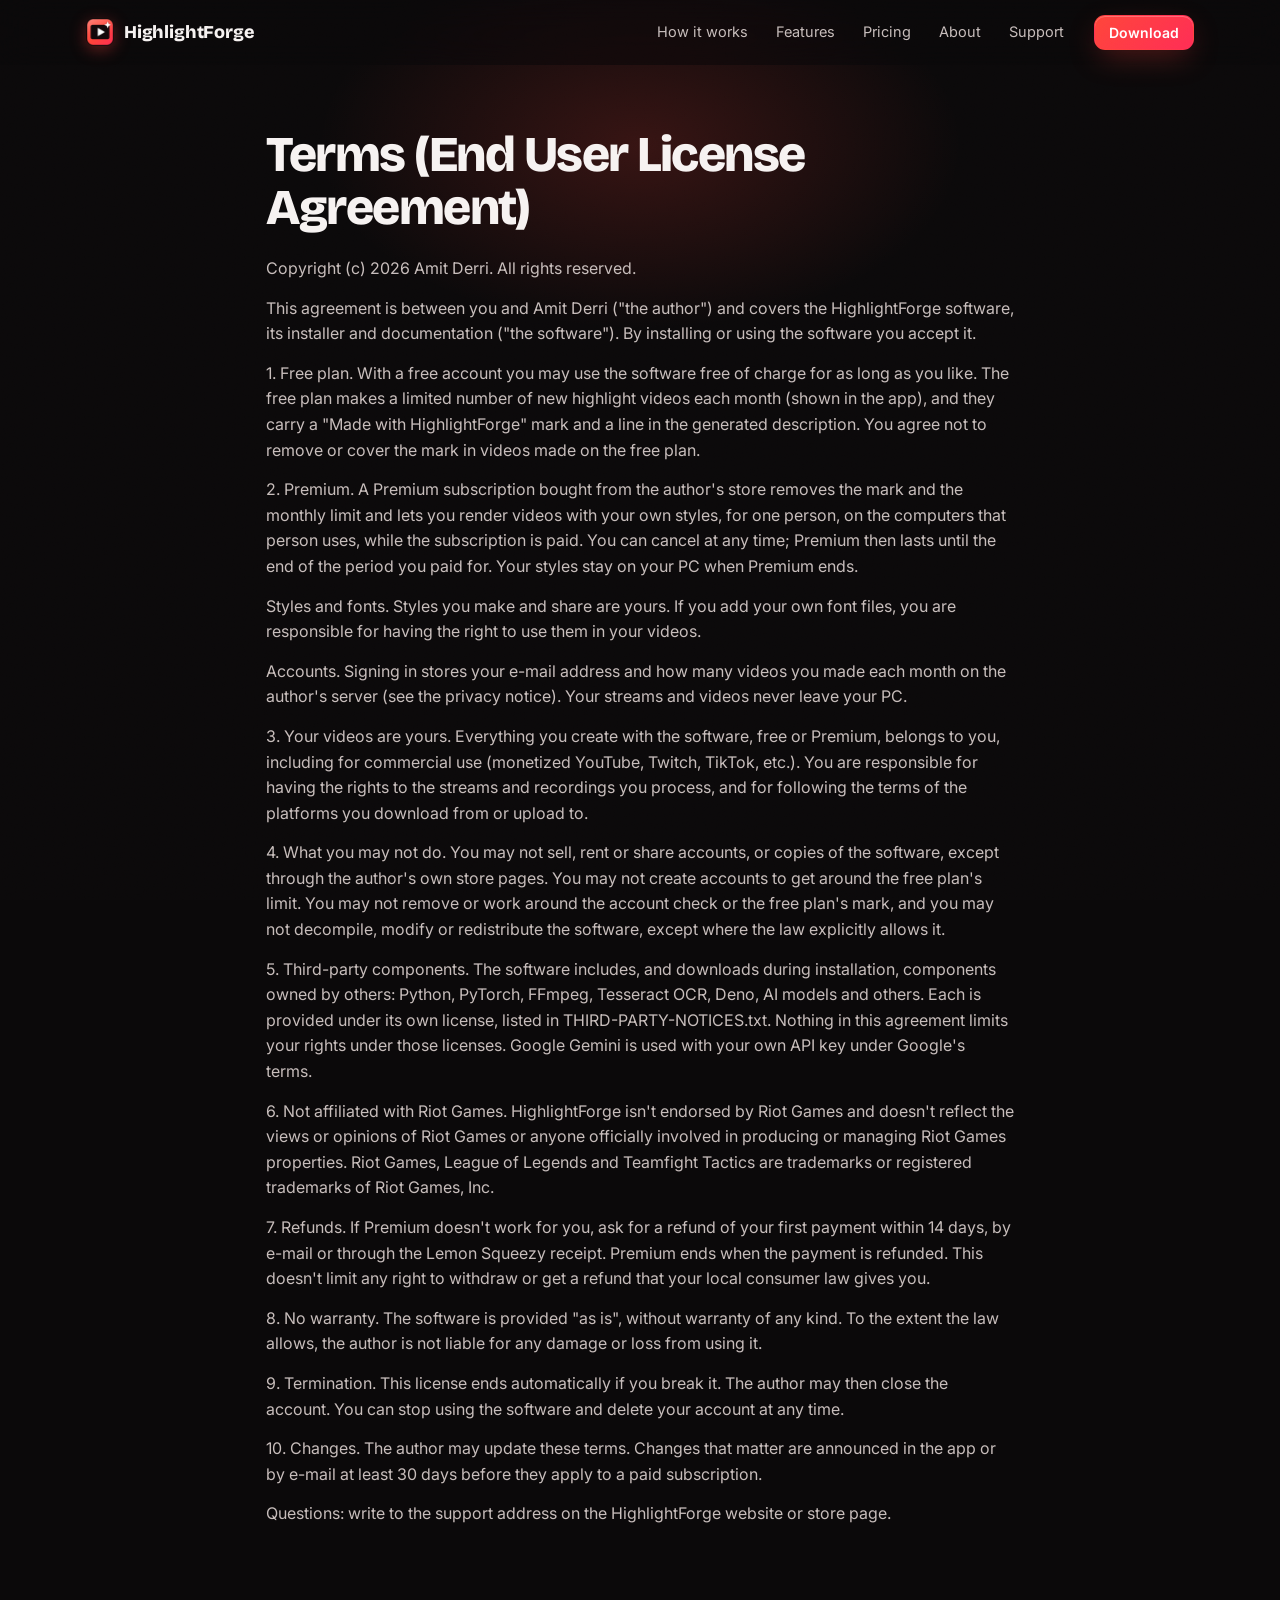
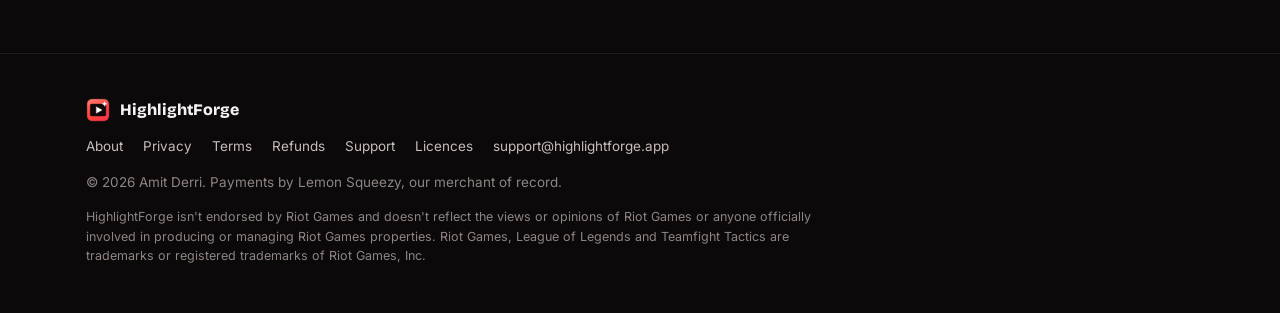
<file: terms.html>
<!doctype html>
<html lang="en">
<head>
<meta charset="utf-8">
<meta name="viewport" content="width=device-width, initial-scale=1, viewport-fit=cover">
<title>Terms · HighlightForge</title>
<meta name="description" content="The end user licence agreement of HighlightForge.">
<meta name="theme-color" content="#0b090a">
<link rel="canonical" href="https://highlightforge.app/terms">
<meta property="og:site_name" content="HighlightForge">
<meta property="og:title" content="Terms · HighlightForge">
<meta property="og:image" content="https://highlightforge.app/img/og.png">
<link rel="icon" type="image/png" href="img/icon.png">
<link rel="preconnect" href="https://fonts.googleapis.com">
<link rel="preconnect" href="https://fonts.gstatic.com" crossorigin>
<link rel="stylesheet" href="https://fonts.googleapis.com/css2?family=Bricolage+Grotesque:opsz,wght@12..96,700;12..96,800&family=Inter:wght@400;600&display=swap">
<link rel="stylesheet" href="style.css">
<script>document.documentElement.classList.add("js")</script>
<script defer src="site.js"></script>
</head>
<body>
<a class="skip" href="#main">Skip to content</a>
<header class="top"><div class="wrap">
  <a class="brand" href="./"><img src="img/icon.png" alt="" width="28" height="28">HighlightForge</a>
  <nav class="links" id="menu" aria-label="Main">
    <a href="./#how">How it works</a><a href="./#features">Features</a><a href="./#pricing">Pricing</a><a href="about">About</a><a href="support">Support</a>
  </nav>
  <a class="btn primary small keep" href="https://alpha-jores.itch.io/highlightforge">Download</a>
  <button class="menu-btn" type="button" aria-controls="menu" aria-expanded="false" aria-label="Menu"><span></span><span></span></button>
</div></header>
<main class="doc" id="main">
<h1>Terms (End User License Agreement)</h1>
<p class="clause">Copyright (c) 2026 Amit Derri. All rights reserved.</p><p class="clause">This agreement is between you and Amit Derri (&quot;the author&quot;) and covers the HighlightForge software, its installer and documentation (&quot;the software&quot;). By installing or using the software you accept it.</p><p class="clause">1. Free plan. With a free account you may use the software free of charge for as long as you like. The free plan makes a limited number of new highlight videos each month (shown in the app), and they carry a &quot;Made with HighlightForge&quot; mark and a line in the generated description. You agree not to remove or cover the mark in videos made on the free plan.</p><p class="clause">2. Premium. A Premium subscription bought from the author&#x27;s store removes the mark and the monthly limit and lets you render videos with your own styles, for one person, on the computers that person uses, while the subscription is paid. You can cancel at any time; Premium then lasts until the end of the period you paid for. Your styles stay on your PC when Premium ends.</p><p class="clause">Styles and fonts. Styles you make and share are yours. If you add your own font files, you are responsible for having the right to use them in your videos.</p><p class="clause">Accounts. Signing in stores your e-mail address and how many videos you made each month on the author&#x27;s server (see the privacy notice). Your streams and videos never leave your PC.</p><p class="clause">3. Your videos are yours. Everything you create with the software, free or Premium, belongs to you, including for commercial use (monetized YouTube, Twitch, TikTok, etc.). You are responsible for having the rights to the streams and recordings you process, and for following the terms of the platforms you download from or upload to.</p><p class="clause">4. What you may not do. You may not sell, rent or share accounts, or copies of the software, except through the author&#x27;s own store pages. You may not create accounts to get around the free plan&#x27;s limit. You may not remove or work around the account check or the free plan&#x27;s mark, and you may not decompile, modify or redistribute the software, except where the law explicitly allows it.</p><p class="clause">5. Third-party components. The software includes, and downloads during installation, components owned by others: Python, PyTorch, FFmpeg, Tesseract OCR, Deno, AI models and others. Each is provided under its own license, listed in THIRD-PARTY-NOTICES.txt. Nothing in this agreement limits your rights under those licenses. Google Gemini is used with your own API key under Google&#x27;s terms.</p><p class="clause">6. Not affiliated with Riot Games. HighlightForge isn&#x27;t endorsed by Riot Games and doesn&#x27;t reflect the views or opinions of Riot Games or anyone officially involved in producing or managing Riot Games properties. Riot Games, League of Legends and Teamfight Tactics are trademarks or registered trademarks of Riot Games, Inc.</p><p class="clause">7. Refunds. If Premium doesn&#x27;t work for you, ask for a refund of your first payment within 14 days, by e-mail or through the Lemon Squeezy receipt. Premium ends when the payment is refunded. This doesn&#x27;t limit any right to withdraw or get a refund that your local consumer law gives you.</p><p class="clause">8. No warranty. The software is provided &quot;as is&quot;, without warranty of any kind. To the extent the law allows, the author is not liable for any damage or loss from using it.</p><p class="clause">9. Termination. This license ends automatically if you break it. The author may then close the account. You can stop using the software and delete your account at any time.</p><p class="clause">10. Changes. The author may update these terms. Changes that matter are announced in the app or by e-mail at least 30 days before they apply to a paid subscription.</p><p class="clause">Questions: write to the support address on the HighlightForge website or store page.</p>
</main>
<footer><div class="wrap"><div class="foot-brand"><img src="img/icon.png" alt="" width="24" height="24">HighlightForge</div><nav><a href="about">About</a><a href="privacy">Privacy</a><a href="terms">Terms</a><a href="refunds">Refunds</a><a href="support">Support</a><a href="licences">Licences</a><a href="mailto:support@highlightforge.app">support@highlightforge.app</a></nav><div>© 2026 Amit Derri. Payments by Lemon Squeezy, our merchant of record.</div><div class="legal-line">HighlightForge isn&#x27;t endorsed by Riot Games and doesn&#x27;t reflect the views or opinions of Riot Games or anyone officially involved in producing or managing Riot Games properties. Riot Games, League of Legends and Teamfight Tactics are trademarks or registered trademarks of Riot Games, Inc.</div></div></footer>
</body>
</html>
</file>
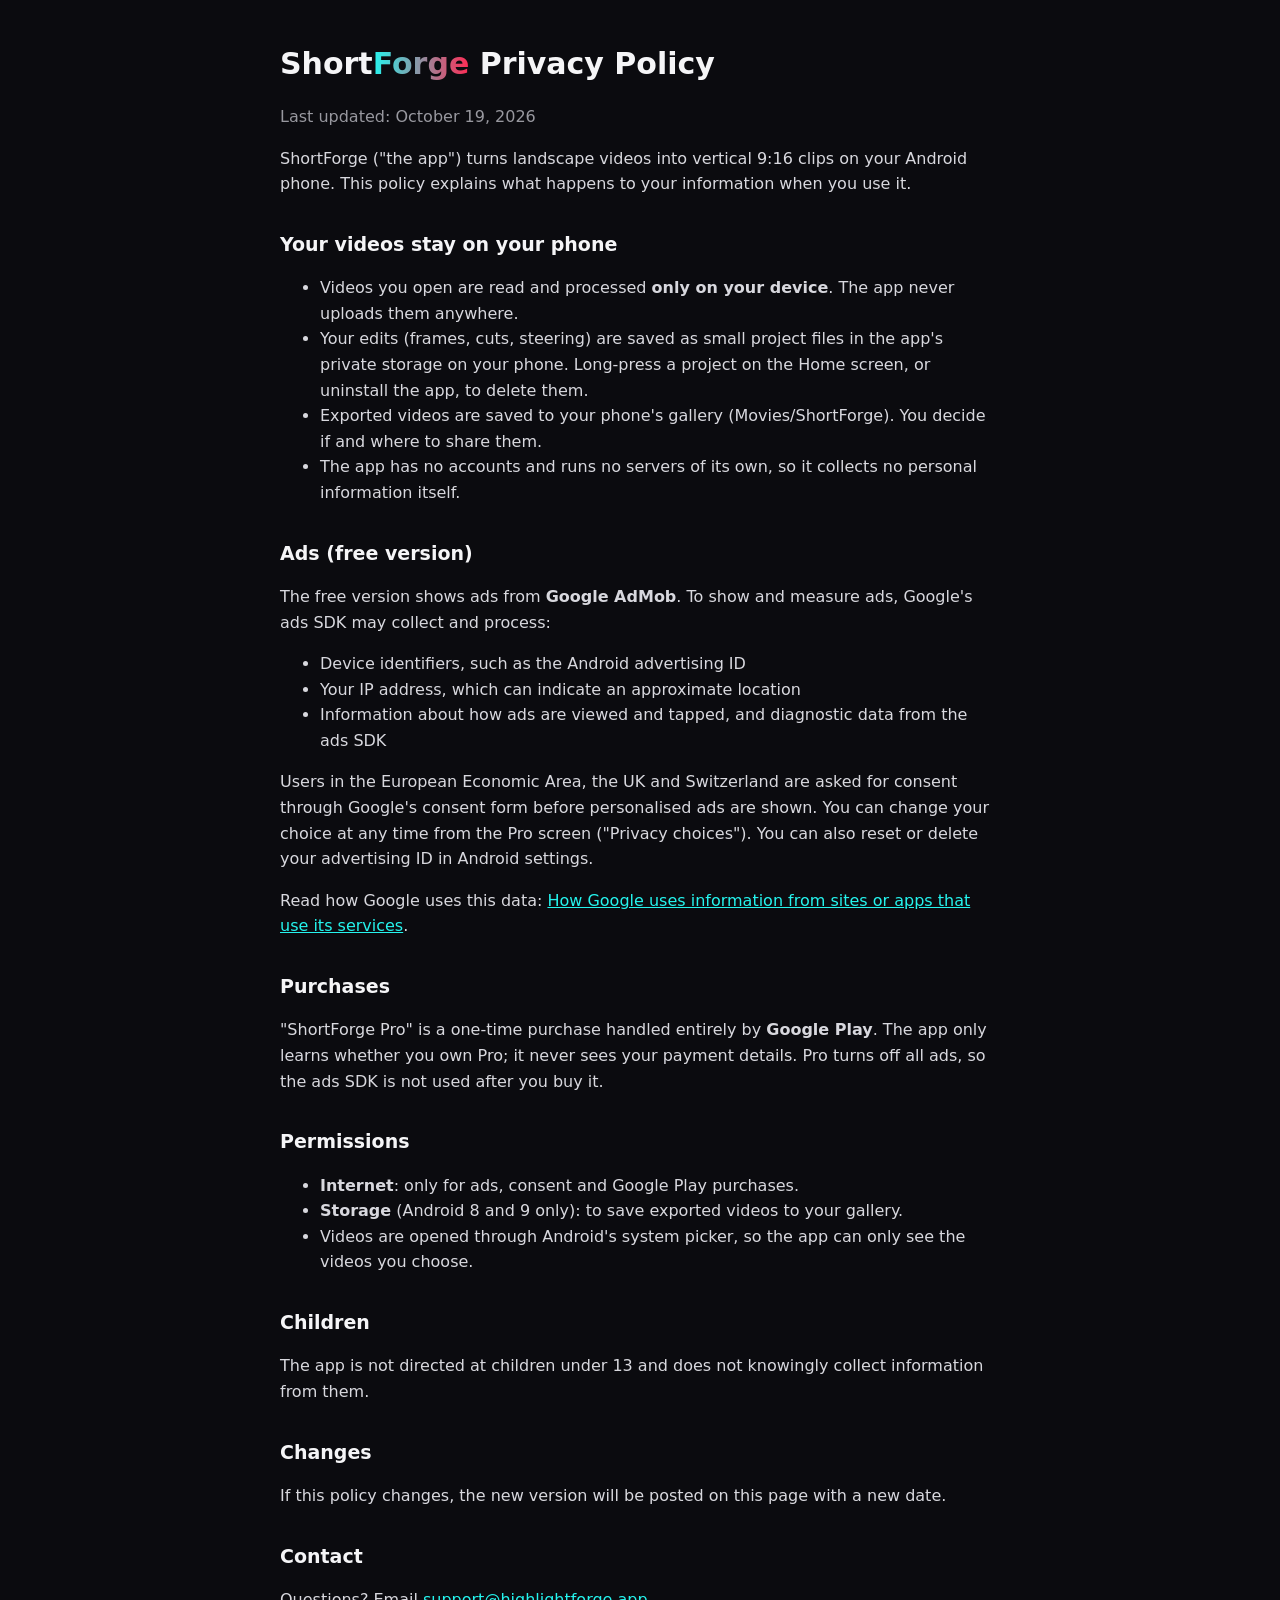
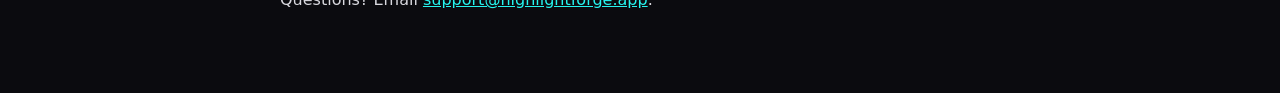
<file: shortforge/privacy.html>
<!doctype html>
<html lang="en">
<head>
<meta charset="utf-8">
<meta name="viewport" content="width=device-width, initial-scale=1">
<title>ShortForge Privacy Policy</title>
<style>
  :root { --bg: #0b0b0f; --text: #f5f5f7; --muted: #98989f; --cyan: #25f4ee; --pink: #fe2c55; }
  body { margin: 0; background: var(--bg); color: var(--text); font: 16px/1.6 system-ui, -apple-system, "Segoe UI", Roboto, sans-serif; }
  main { max-width: 720px; margin: 0 auto; padding: 40px 16px 64px; }
  h1 { font-size: 30px; margin: 0 0 4px; }
  h1 span { background: linear-gradient(90deg, var(--cyan), var(--pink)); -webkit-background-clip: text; background-clip: text; color: transparent; }
  h2 { font-size: 19px; margin-top: 32px; }
  p, li { color: #d8d8de; }
  .muted { color: var(--muted); }
  a { color: var(--cyan); }
</style>
</head>
<body>
<main>
  <h1>Short<span>Forge</span> Privacy Policy</h1>
  <p class="muted">Last updated: October 19, 2026</p>

  <p>ShortForge ("the app") turns landscape videos into vertical 9:16 clips on your Android phone. This policy explains what happens to your information when you use it.</p>

  <h2>Your videos stay on your phone</h2>
  <ul>
    <li>Videos you open are read and processed <strong>only on your device</strong>. The app never uploads them anywhere.</li>
    <li>Your edits (frames, cuts, steering) are saved as small project files in the app's private storage on your phone. Long-press a project on the Home screen, or uninstall the app, to delete them.</li>
    <li>Exported videos are saved to your phone's gallery (Movies/ShortForge). You decide if and where to share them.</li>
    <li>The app has no accounts and runs no servers of its own, so it collects no personal information itself.</li>
  </ul>

  <h2>Ads (free version)</h2>
  <p>The free version shows ads from <strong>Google AdMob</strong>. To show and measure ads, Google's ads SDK may collect and process:</p>
  <ul>
    <li>Device identifiers, such as the Android advertising ID</li>
    <li>Your IP address, which can indicate an approximate location</li>
    <li>Information about how ads are viewed and tapped, and diagnostic data from the ads SDK</li>
  </ul>
  <p>Users in the European Economic Area, the UK and Switzerland are asked for consent through Google's consent form before personalised ads are shown. You can change your choice at any time from the Pro screen ("Privacy choices"). You can also reset or delete your advertising ID in Android settings.</p>
  <p>Read how Google uses this data: <a href="https://policies.google.com/technologies/partner-sites">How Google uses information from sites or apps that use its services</a>.</p>

  <h2>Purchases</h2>
  <p>"ShortForge Pro" is a one-time purchase handled entirely by <strong>Google Play</strong>. The app only learns whether you own Pro; it never sees your payment details. Pro turns off all ads, so the ads SDK is not used after you buy it.</p>

  <h2>Permissions</h2>
  <ul>
    <li><strong>Internet</strong>: only for ads, consent and Google Play purchases.</li>
    <li><strong>Storage</strong> (Android 8 and 9 only): to save exported videos to your gallery.</li>
    <li>Videos are opened through Android's system picker, so the app can only see the videos you choose.</li>
  </ul>

  <h2>Children</h2>
  <p>The app is not directed at children under 13 and does not knowingly collect information from them.</p>

  <h2>Changes</h2>
  <p>If this policy changes, the new version will be posted on this page with a new date.</p>

  <h2>Contact</h2>
  <p>Questions? Email <a href="mailto:support@highlightforge.app">support@highlightforge.app</a>.</p>
</main>
</body>
</html>
</file>
<file: style.css>
/* HighlightForge website: the app's red glass look. Readable without JavaScript; motion off under reduced motion. */
:root {
  --bg: #0b090a; --bg-2: #120f10; --panel: rgb(255 255 255 / .035); --panel-solid: #161314; --text: #f6f2f1;
  --text-2: #c7bdbb; --muted: #8f8583; --line: rgb(255 255 255 / .08); --line-2: rgb(255 255 255 / .14);
  --accent: #ff453a; --accent-2: #ff2d55; --glow: rgb(255 69 58 / .35); --good: #4cd486;
  --font: "Inter", "Segoe UI", system-ui, -apple-system, sans-serif;
  --display: "Bricolage Grotesque", "Segoe UI", system-ui, sans-serif;
  --ease: cubic-bezier(.2, .8, .2, 1); --radius: 18px;
  color-scheme: dark;
}
* { box-sizing: border-box; }
html { scroll-behavior: smooth; scroll-padding-top: 76px; -webkit-text-size-adjust: 100%; }
body { margin: 0; background: var(--bg); color: var(--text); font: 16px/1.6 var(--font); -webkit-font-smoothing: antialiased;
  overflow-x: hidden; -webkit-tap-highlight-color: transparent; }
body::before { /* fine film grain over everything */
  content: ""; position: fixed; inset: 0; z-index: 100; pointer-events: none; opacity: .045; mix-blend-mode: overlay;
  background-image: url("data:image/svg+xml,%3Csvg xmlns='http://www.w3.org/2000/svg' width='160' height='160'%3E%3Cfilter id='n'%3E%3CfeTurbulence type='fractalNoise' baseFrequency='.9' numOctaves='2' stitchTiles='stitch'/%3E%3C/filter%3E%3Crect width='100%25' height='100%25' filter='url(%23n)'/%3E%3C/svg%3E"); }
a { color: var(--accent); text-underline-offset: 3px; }
img { max-width: 100%; height: auto; display: block; }
::selection { background: rgb(255 69 58 / .35); }
:focus-visible { outline: 2px solid var(--accent); outline-offset: 3px; border-radius: 6px; }
.wrap { max-width: 1140px; margin: 0 auto; padding: 0 max(16px, env(safe-area-inset-left)) 0 max(16px, env(safe-area-inset-right)); }
.wrap.narrow { max-width: 780px; }
.skip { position: absolute; left: -999px; top: 8px; z-index: 50; background: var(--accent); color: #fff; padding: 8px 14px; border-radius: 10px; }
.skip:focus { left: 12px; }

/* ---------- header ---------- */
header.top { position: sticky; top: 0; z-index: 20; backdrop-filter: blur(18px) saturate(1.4); -webkit-backdrop-filter: blur(18px) saturate(1.4);
  background: rgb(11 9 10 / .62); border-bottom: 1px solid transparent; transition: border-color .3s, background .3s; }
header.top.scrolled { border-bottom-color: var(--line); background: rgb(11 9 10 / .8); }
header.top .wrap { display: flex; align-items: center; gap: 18px; height: 64px; }
.brand { display: flex; align-items: center; gap: 10px; color: var(--text); text-decoration: none; font: 800 18px var(--display); letter-spacing: -.01em; }
.brand img { width: 28px; height: 28px; border-radius: 8px; box-shadow: 0 4px 16px rgb(255 69 58 / .35); }
nav.links { margin-left: auto; display: flex; gap: 4px; font-size: 14.5px; }
nav.links a { color: var(--text-2); text-decoration: none; padding: 7px 12px; border-radius: 999px; transition: color .2s, background .2s; }
nav.links a:hover, nav.links a[aria-current] { color: var(--text); background: rgb(255 255 255 / .06); }
.menu-btn { display: none; width: 40px; height: 40px; border: 1px solid var(--line-2); border-radius: 12px; background: transparent;
  cursor: pointer; padding: 0; place-content: center; gap: 5px; }
.menu-btn span { display: block; width: 16px; height: 1.6px; background: var(--text); border-radius: 2px; transition: transform .3s var(--ease); }
.menu-btn[aria-expanded="true"] span:first-child { transform: translateY(3.3px) rotate(45deg); }
.menu-btn[aria-expanded="true"] span:last-child { transform: translateY(-3.3px) rotate(-45deg); }

/* ---------- buttons ---------- */
.btn { position: relative; display: inline-flex; align-items: center; justify-content: center; gap: 9px; padding: 12px 20px;
  border-radius: 14px; font: 600 15px var(--font); text-decoration: none; color: var(--text); border: 1px solid var(--line-2);
  background: rgb(255 255 255 / .04); overflow: hidden; isolation: isolate; user-select: none;
  transition: transform .2s var(--ease), box-shadow .3s, background .2s, border-color .2s; }
.btn:hover { background: rgb(255 255 255 / .08); border-color: rgb(255 255 255 / .22); }
.btn:active { transform: scale(.97); }
.btn.primary { background: linear-gradient(135deg, var(--accent), var(--accent-2)); border-color: transparent; color: #fff;
  box-shadow: 0 10px 30px -6px var(--glow), inset 0 1px 0 rgb(255 255 255 / .25); }
.btn.primary:hover { box-shadow: 0 14px 40px -6px rgb(255 69 58 / .55), inset 0 1px 0 rgb(255 255 255 / .3); }
.btn.big { padding: 15px 26px; font-size: 16px; border-radius: 16px; }
.btn.small { padding: 8px 14px; font-size: 14px; border-radius: 11px; }
.btn.sheen::after { content: ""; position: absolute; inset: 0; z-index: -1; transform: translateX(-120%) skewX(-20deg);
  background: linear-gradient(90deg, transparent, rgb(255 255 255 / .35), transparent); transition: transform .8s var(--ease); }
.btn.sheen:hover::after { transform: translateX(120%) skewX(-20deg); }

/* ---------- hero ---------- */
.hero { position: relative; padding: 84px 0 40px; text-align: center; isolation: isolate; }
.aurora { position: absolute; inset: -10% 0 auto; height: 900px; z-index: -1; overflow: hidden; pointer-events: none;
  mask-image: linear-gradient(#000 40%, transparent); -webkit-mask-image: linear-gradient(#000 40%, transparent); }
.aurora i { position: absolute; border-radius: 50%; filter: blur(90px); opacity: .55; will-change: transform; }
.aurora i:nth-child(1) { width: 620px; height: 620px; left: 8%; top: 60px; background: #ff453a; animation: drift1 18s ease-in-out infinite alternate; }
.aurora i:nth-child(2) { width: 540px; height: 540px; right: 6%; top: 0; background: #ff2d55; opacity: .4; animation: drift2 22s ease-in-out infinite alternate; }
.aurora i:nth-child(3) { width: 460px; height: 460px; left: 40%; top: 260px; background: #ff9f0a; opacity: .18; animation: drift3 26s ease-in-out infinite alternate; }
@keyframes drift1 { to { transform: translate3d(120px, 60px, 0) scale(1.15); } }
@keyframes drift2 { to { transform: translate3d(-140px, 90px, 0) scale(.9); } }
@keyframes drift3 { to { transform: translate3d(-80px, -60px, 0) scale(1.2); } }
.hero::after { /* subtle grid */ content: ""; position: absolute; inset: 0 0 auto; height: 760px; z-index: -1; pointer-events: none;
  background-image: linear-gradient(var(--line) 1px, transparent 1px), linear-gradient(90deg, var(--line) 1px, transparent 1px);
  background-size: 56px 56px; mask-image: radial-gradient(ellipse 60% 55% at 50% 30%, #000, transparent);
  -webkit-mask-image: radial-gradient(ellipse 60% 55% at 50% 30%, #000, transparent); opacity: .55; }
.pill { display: inline-flex; align-items: center; gap: 9px; padding: 6px 14px 6px 10px; border-radius: 999px; font-size: 13.5px;
  color: var(--text-2); text-decoration: none; border: 1px solid var(--line-2); background: rgb(255 255 255 / .04);
  backdrop-filter: blur(10px); transition: border-color .2s, color .2s; }
.pill:hover { color: var(--text); border-color: rgb(255 69 58 / .5); }
.pill .dot { width: 8px; height: 8px; border-radius: 50%; background: var(--accent); box-shadow: 0 0 0 0 var(--glow); animation: ping 2.4s infinite; }
.pill .arrow { transition: transform .2s var(--ease); }
.pill:hover .arrow { transform: translateX(3px); }
@keyframes ping { 0% { box-shadow: 0 0 0 0 rgb(255 69 58 / .6); } 80%, 100% { box-shadow: 0 0 0 10px rgb(255 69 58 / 0); } }
.headline { font: 800 clamp(40px, 7.4vw, 84px)/1.0 var(--display); margin: 26px auto 22px; letter-spacing: -.035em; text-wrap: balance; }
.headline .w { display: inline-block; }
.grad { background: linear-gradient(120deg, #ff6b5e 0%, var(--accent) 35%, var(--accent-2) 70%, #ff8a65 100%); background-size: 200% auto;
  -webkit-background-clip: text; background-clip: text; color: transparent; animation: shine 8s linear infinite; }
@keyframes shine { to { background-position: 200% center; } }
.sub { color: var(--text-2); font-size: clamp(16.5px, 2vw, 19px); max-width: 62ch; margin: 0 auto 30px; }
.cta { display: flex; gap: 12px; justify-content: center; flex-wrap: wrap; }
.fine { color: var(--muted); font-size: 13.5px; margin-top: 16px; }

.stage { position: relative; margin: 64px auto 0; max-width: 1040px; perspective: 1600px; }
.frame { position: relative; border-radius: 20px; padding: 8px; background: linear-gradient(180deg, rgb(255 255 255 / .1), rgb(255 255 255 / .02));
  border: 1px solid var(--line-2); box-shadow: 0 50px 120px -30px rgb(0 0 0 / .8), 0 0 0 1px rgb(255 69 58 / .08), 0 30px 140px -40px rgb(255 69 58 / .45);
  transform-origin: 50% 0; transform: rotateX(var(--tilt, 0deg)) scale(var(--zoom, 1)); will-change: transform; }
.frame img { border-radius: 13px; width: 100%; }
.frame-bar { display: flex; align-items: center; gap: 6px; padding: 4px 8px 10px; font-size: 12px; color: var(--muted); }
.frame-bar i { width: 10px; height: 10px; border-radius: 50%; background: rgb(255 255 255 / .14); }
.frame-bar span { margin: 0 auto; transform: translateX(-24px); }
.chip { position: absolute; z-index: 2; display: flex; align-items: center; gap: 8px; padding: 10px 14px; border-radius: 14px; font-size: 14px;
  font-weight: 600; white-space: nowrap; color: var(--text); background: rgb(22 19 20 / .72); border: 1px solid var(--line-2);
  backdrop-filter: blur(16px) saturate(1.5); -webkit-backdrop-filter: blur(16px) saturate(1.5); box-shadow: 0 18px 50px -12px rgb(0 0 0 / .7);
  animation: float 6s ease-in-out infinite; }
.chip .ico { display: grid; place-items: center; width: 24px; height: 24px; border-radius: 8px; background: rgb(255 69 58 / .16); color: var(--accent); font-size: 13px; }
.chip.c1 { left: -3%; top: 22%; flex-direction: column; align-items: flex-start; gap: 0; padding: 10px 16px;
  background: linear-gradient(135deg, rgb(255 69 58 / .92), rgb(255 45 85 / .92)); border-color: rgb(255 255 255 / .25); }
.chip.c1 b { font: 400 22px/1 "Anton", var(--display); letter-spacing: .04em; }
.chip.c1 small { font-size: 11.5px; opacity: .85; }
.chip.c2 { right: -4%; top: 12%; animation-delay: -1.5s; }
.chip.c3 { right: -2%; bottom: 20%; animation-delay: -3s; }
.chip.c4 { left: 1%; bottom: 10%; animation-delay: -4.5s; }
@keyframes float { 50% { transform: translateY(-10px); } }

/* ---------- sections ---------- */
section { padding: 96px 0; position: relative; }
.eyebrow { margin: 0 0 12px; font-size: 13px; font-weight: 600; letter-spacing: .14em; text-transform: uppercase; color: var(--accent); }
section h2 { font: 800 clamp(30px, 4.6vw, 48px)/1.08 var(--display); margin: 0 0 14px; letter-spacing: -.025em; text-wrap: balance; }
section .lede { color: var(--text-2); font-size: 17.5px; max-width: 62ch; margin: 0 0 40px; }

/* compress timeline */
.compress { padding-top: 56px; text-align: center; }
.compress h2 { margin-bottom: 44px; }
.timeline { max-width: 940px; margin: 0 auto; padding: 30px; border-radius: 24px; border: 1px solid var(--line); background: var(--panel); text-align: left; }
.tl-row { display: grid; grid-template-columns: 130px 1fr; align-items: center; gap: 18px; }
.tl-row + .tl-row { margin-top: 22px; }
.tl-label { font-size: 13.5px; color: var(--muted); display: grid; }
.tl-label b { font: 600 18px var(--display); color: var(--text); font-variant-numeric: tabular-nums; }
.tl-bar { position: relative; height: 44px; border-radius: 12px; background: rgb(255 255 255 / .04); border: 1px solid var(--line); overflow: hidden; }
.tl-bar.long { background: repeating-linear-gradient(90deg, rgb(255 255 255 / .05) 0 2px, transparent 2px 9px), rgb(255 255 255 / .02); }
.tl-marks i { position: absolute; top: 8px; bottom: 8px; width: 4px; border-radius: 3px; transform: scaleY(.15); opacity: .25; transition: transform .5s var(--ease), opacity .5s; }
.tl-marks i.on { transform: none; opacity: 1; box-shadow: 0 0 12px currentColor; }
.tl-marks i.k { background: #ff453a; color: #ff453a; } .tl-marks i.f { background: #ff9f0a; color: #ff9f0a; }
.tl-marks i.t { background: #bf5af2; color: #bf5af2; } .tl-marks i.r { background: #64d2ff; color: #64d2ff; }
.tl-scan { position: absolute; top: 0; bottom: 0; left: 0; width: 2px; background: #fff; box-shadow: 0 0 18px 4px rgb(255 255 255 / .4); opacity: 0; }
.tl-bar.short { width: 30%; }
.tl-fill { position: absolute; inset: 0; transform-origin: left; transform: scaleX(1);
  background: linear-gradient(90deg, #ff453a 0 18%, #ff9f0a 18% 30%, #ff453a 30% 46%, #bf5af2 46% 60%, #64d2ff 60% 68%, #ff453a 68% 84%, #ff9f0a 84%); }
.js .timeline:not(.played) .tl-fill { transform: scaleX(0); }
.timeline.played .tl-fill { transition: transform 1.1s var(--ease) 2.3s; }
.tl-legend { list-style: none; display: flex; flex-wrap: wrap; gap: 8px 22px; margin: 26px 0 0; padding: 0; font-size: 13.5px; color: var(--text-2); }
.tl-legend i { display: inline-block; width: 10px; height: 10px; border-radius: 3px; margin-right: 8px; vertical-align: -1px; }
.tl-legend .k { background: #ff453a; } .tl-legend .f { background: #ff9f0a; } .tl-legend .t { background: #bf5af2; } .tl-legend .r { background: #64d2ff; }

/* steps */
.steps { list-style: none; margin: 0; padding: 0; display: grid; grid-template-columns: repeat(4, 1fr); gap: 14px; counter-reset: s; position: relative; }
.step { position: relative; padding: 26px 22px; border-radius: var(--radius); border: 1px solid var(--line); background: var(--panel); }
.step h3 { margin: 0 0 8px; font-size: 17px; }
.step p { margin: 0; color: var(--text-2); font-size: 15px; }
.n { display: inline-grid; place-items: center; width: 34px; height: 34px; border-radius: 11px; margin-bottom: 16px; font: 800 15px var(--display);
  color: #fff; background: linear-gradient(135deg, var(--accent), var(--accent-2)); box-shadow: 0 8px 22px -6px var(--glow); }

/* bento */
.bento { display: grid; grid-template-columns: repeat(3, 1fr); gap: 14px; }
.card { position: relative; padding: 26px; border-radius: var(--radius); border: 1px solid var(--line); background: var(--panel); overflow: hidden; isolation: isolate; }
.card h3 { margin: 0 0 6px; font-size: 18px; }
.card p { margin: 0; color: var(--text-2); font-size: 15px; }
.card.span2 { grid-column: span 2; grid-row: span 2; display: flex; flex-direction: column; }
.card.span2 img { margin-top: 24px; border-radius: 12px; border: 1px solid var(--line); box-shadow: 0 20px 60px -20px rgb(0 0 0 / .8); }
.glow::before { content: ""; position: absolute; inset: 0; z-index: -1; opacity: 0; transition: opacity .4s;
  background: radial-gradient(420px circle at var(--mx, 50%) var(--my, 50%), rgb(255 69 58 / .14), transparent 60%); }
.glow::after { content: ""; position: absolute; inset: 0; border-radius: inherit; padding: 1px; pointer-events: none; opacity: 0; transition: opacity .4s;
  background: radial-gradient(300px circle at var(--mx, 50%) var(--my, 50%), rgb(255 69 58 / .6), transparent 60%);
  -webkit-mask: linear-gradient(#000 0 0) content-box, linear-gradient(#000 0 0); -webkit-mask-composite: xor; mask-composite: exclude; }
.glow:hover::before, .glow:hover::after { opacity: 1; }
/* little illustrations */
.mark, .pop, .wave, .thumbs, .redo { height: 70px; margin-bottom: 18px; display: flex; align-items: center; }
.ret { position: relative; width: 52px; height: 52px; }
.ret::before { content: ""; position: absolute; inset: 0; animation: lock 2.6s var(--ease) infinite;
  --c: var(--good); --l: 14px; --t: 3px;
  background: linear-gradient(var(--c) 0 0) 0 0 / var(--l) var(--t), linear-gradient(var(--c) 0 0) 0 0 / var(--t) var(--l),
    linear-gradient(var(--c) 0 0) 100% 0 / var(--l) var(--t), linear-gradient(var(--c) 0 0) 100% 0 / var(--t) var(--l),
    linear-gradient(var(--c) 0 0) 0 100% / var(--l) var(--t), linear-gradient(var(--c) 0 0) 0 100% / var(--t) var(--l),
    linear-gradient(var(--c) 0 0) 100% 100% / var(--l) var(--t), linear-gradient(var(--c) 0 0) 100% 100% / var(--t) var(--l);
  background-repeat: no-repeat; filter: drop-shadow(0 0 6px var(--good)); }
.ret::after { content: ""; position: absolute; inset: 20px; border-radius: 50%; background: var(--good); box-shadow: 0 0 14px var(--good); }
@keyframes lock { 0%, 100% { transform: scale(1.35); opacity: .4; } 40%, 70% { transform: scale(1); opacity: 1; } }
.pop { font: 400 34px/1 "Anton", sans-serif; letter-spacing: .03em; color: #fff; text-shadow: 0 3px 0 #b3001b, 0 0 24px rgb(255 69 58 / .6);
  animation: popin 2.8s var(--ease) infinite; transform-origin: left center; }
@keyframes popin { 0% { transform: scale(.4); opacity: 0; } 12% { transform: scale(1.12); opacity: 1; } 20%, 80% { transform: scale(1); opacity: 1; } 100% { opacity: 0; } }
.wave { gap: 6px; }
.wave i { width: 6px; height: 40%; border-radius: 4px; background: var(--text-2); animation: bar 1.4s ease-in-out infinite; }
.wave i:nth-child(2) { animation-delay: -.2s; } .wave i:nth-child(3) { animation-delay: -.4s; } .wave i:nth-child(5) { animation-delay: -.6s; }
.wave i:nth-child(6) { animation-delay: -.8s; } .wave i:nth-child(7) { animation-delay: -1s; }
.wave i.x { height: 6px; width: 30px; background: var(--accent); animation: none; position: relative; }
@keyframes bar { 50% { height: 90%; } }
.thumbs { gap: 8px; }
.thumbs i { width: 62px; height: 40px; border-radius: 8px; border: 1px solid var(--line-2);
  background: linear-gradient(135deg, #2a1d1f, #3b1517); position: relative; transition: transform .4s var(--ease); }
.thumbs i::after { content: ""; position: absolute; left: 6px; top: 7px; width: 26px; height: 6px; border-radius: 2px; background: #ffd23f;
  box-shadow: 0 9px 0 #fff; }
.thumbs i:nth-child(1) { transform: rotate(-6deg); } .thumbs i:nth-child(3) { transform: rotate(6deg); }
.card:hover .thumbs i:nth-child(1) { transform: rotate(-10deg) translateY(-4px); } .card:hover .thumbs i:nth-child(3) { transform: rotate(10deg) translateY(-4px); }
.thumbs i:nth-child(2) { border-color: var(--accent); box-shadow: 0 0 0 3px rgb(255 69 58 / .2); }
.redo { font-size: 44px; color: var(--accent); }
.card:hover .redo { animation: spin 1s var(--ease); }
@keyframes spin { to { transform: rotate(360deg); } }

/* styles showcase */
.styles { display: grid; grid-template-columns: repeat(3, 1fr); gap: 14px; }
.style { margin: 0; border-radius: var(--radius); border: 1px solid var(--line); background: var(--panel); padding: 10px; transition: transform .35s var(--ease), border-color .3s; }
.style:hover { transform: translateY(-4px); border-color: var(--line-2); }
.style .sw { height: 150px; border-radius: 12px; display: grid; place-items: center; overflow: hidden; position: relative;
  background: radial-gradient(circle at 30% 20%, #3a2b2c, #120d0e 70%); }
.style .sw::before { content: ""; position: absolute; inset: 0; opacity: .35;
  background: repeating-linear-gradient(115deg, rgb(255 255 255 / .03) 0 12px, transparent 12px 24px); }
.style .sw span { position: relative; transition: transform .35s var(--ease); }
.style:hover .sw span { transform: scale(1.08); }
.style figcaption { display: grid; padding: 12px 8px 4px; font-size: 14px; color: var(--text-2); }
.style figcaption b { color: var(--text); font-size: 15.5px; }
.s-clean .sw span { font: 400 30px "Anton", sans-serif; color: #fff; letter-spacing: .03em; text-shadow: 0 2px 0 #000; padding: 4px 14px; border-left: 4px solid var(--accent); }
.s-montage .sw { background: radial-gradient(circle at 50% 50%, #5a1a16, #140808 70%); }
.s-montage .sw span { font: 400 40px "Anton", sans-serif; color: #fff; text-shadow: 0 4px 0 #b3001b, 0 0 30px rgb(255 69 58 / .7); transform: rotate(-3deg); }
.s-montage:hover .sw span { transform: rotate(-3deg) scale(1.12); }
.s-neon .sw { background: radial-gradient(circle at 70% 30%, #2a0040, #05030b 70%); }
.s-neon .sw span { font: 400 30px "Russo One", sans-serif; color: #18e0ff; text-shadow: 0 0 8px #18e0ff, 0 0 26px #18e0ff, 3px 3px 0 #ff2bd6; }
.s-comic .sw { background: radial-gradient(circle, #ffe680 0 2px, transparent 2.5px) 0 0 / 14px 14px, #ff6b35; }
.s-comic .sw span { font: 400 44px "Bangers", sans-serif; color: #ffd23f; -webkit-text-stroke: 2px #1a0a00; text-shadow: 4px 4px 0 #1a0a00; transform: rotate(-5deg); letter-spacing: .03em; }
.s-comic:hover .sw span { transform: rotate(-5deg) scale(1.12); }
.s-minimal .sw { background: #0e0e0e; }
.s-minimal .sw span { font: 400 42px "Bebas Neue", sans-serif; color: #f2f2f2; letter-spacing: .2em; }
.s-yours .sw { background: conic-gradient(from 0deg at 50% 50%, #ff453a, #ff9f0a, #ffd23f, #4cd486, #18e0ff, #bf5af2, #ff2d55, #ff453a); }
.s-yours .sw::after { content: ""; position: absolute; inset: 3px; border-radius: 10px; background: #120d0e; }
.s-yours .sw span { z-index: 1; font: 800 24px var(--display); letter-spacing: .04em; }
.tag { display: inline-block; margin-left: 6px; padding: 2px 9px; border-radius: 999px; font: 600 11.5px var(--font); font-style: normal;
  letter-spacing: .02em; vertical-align: 2px; color: #fff; background: linear-gradient(135deg, var(--accent), var(--accent-2)); }

/* trust */
.trust { padding: 40px 0; }
.trust-card { display: flex; gap: 26px; align-items: flex-start; padding: 40px; border-radius: 26px; border: 1px solid var(--line-2);
  background: linear-gradient(135deg, rgb(76 212 134 / .08), rgb(255 255 255 / .02) 50%); }
.trust-card h2 { font-size: clamp(24px, 3.4vw, 34px); margin-bottom: 10px; }
.trust-card p { margin: 0; color: var(--text-2); max-width: 70ch; }
.shield { flex: none; display: grid; place-items: center; width: 60px; height: 60px; border-radius: 18px; color: var(--good);
  background: rgb(76 212 134 / .12); border: 1px solid rgb(76 212 134 / .3); }

/* pricing */
.plans { display: grid; grid-template-columns: repeat(2, minmax(0, 420px)); justify-content: center; gap: 18px; }
.plan { position: relative; padding: 32px; border-radius: 24px; border: 1px solid var(--line); background: var(--panel); display: grid; gap: 16px; align-content: start; isolation: isolate; }
.plan h3 { margin: 0; font-size: 20px; }
.price { font: 800 46px/1 var(--display); letter-spacing: -.02em; }
.price small { font: 500 15px var(--font); color: var(--muted); letter-spacing: 0; }
.plan ul { margin: 0 0 8px; padding: 0; list-style: none; color: var(--text-2); display: grid; gap: 10px; }
.plan li { padding-left: 28px; position: relative; }
.plan li::before { content: ""; position: absolute; left: 0; top: 4px; width: 18px; height: 18px; border-radius: 50%; background: rgb(255 69 58 / .14)
  url("data:image/svg+xml,%3Csvg xmlns='http://www.w3.org/2000/svg' viewBox='0 0 24 24'%3E%3Cpath fill='none' stroke='%23ff453a' stroke-width='3' stroke-linecap='round' stroke-linejoin='round' d='m6 12.5 4 4 8-9'/%3E%3C/svg%3E") center / 12px no-repeat; }
.plan.best { border-color: transparent; background: linear-gradient(var(--panel-solid), var(--panel-solid)) padding-box; }
.plan .ring { position: absolute; inset: -1px; z-index: -1; border-radius: inherit; padding: 1.5px; overflow: hidden;
  -webkit-mask: linear-gradient(#000 0 0) content-box, linear-gradient(#000 0 0); -webkit-mask-composite: xor; mask-composite: exclude; }
.plan .ring::before { content: ""; position: absolute; inset: -50%; background: conic-gradient(from 0deg, transparent 0 55%, var(--accent), var(--accent-2), transparent 85%);
  animation: rot 5s linear infinite; }
.plan.best::after { content: ""; position: absolute; inset: 0; z-index: -2; border-radius: inherit; box-shadow: 0 30px 90px -30px rgb(255 69 58 / .5); }
@keyframes rot { to { transform: rotate(360deg); } }
.req { color: var(--muted); font-size: 14.5px; text-align: center; max-width: 80ch; margin: 30px auto 0; }
.req b { color: var(--text-2); }

/* faq */
.faq { display: grid; gap: 10px; }
.faq details { border-radius: 16px; border: 1px solid var(--line); background: var(--panel); transition: border-color .2s, background .2s; }
.faq details[open] { border-color: var(--line-2); background: rgb(255 255 255 / .05); }
.faq summary { list-style: none; cursor: pointer; padding: 18px 22px; font-weight: 600; display: flex; justify-content: space-between; gap: 16px; align-items: center; }
.faq summary::-webkit-details-marker { display: none; }
.faq summary::after { content: "+"; flex: none; display: grid; place-items: center; width: 26px; height: 26px; border-radius: 50%; font-size: 18px;
  font-weight: 400; color: var(--text-2); background: rgb(255 255 255 / .06); transition: transform .3s var(--ease); }
.faq details[open] summary::after { transform: rotate(45deg); color: var(--accent); }
.faq details > div { overflow: hidden; }
.faq details p { margin: 0; padding: 0 22px 20px; color: var(--text-2); }

/* final cta */
.final { padding-top: 40px; }
.final-card { position: relative; text-align: center; padding: 72px 24px; border-radius: 30px; overflow: hidden; isolation: isolate; border: 1px solid rgb(255 69 58 / .3);
  background: radial-gradient(ellipse 80% 120% at 50% 120%, rgb(255 69 58 / .45), transparent 60%), var(--bg-2); }
.final-card p { color: var(--text-2); font-size: 17.5px; margin: 0 0 28px; }

/* ---------- footer ---------- */
footer { border-top: 1px solid var(--line); padding: 44px 0 calc(48px + env(safe-area-inset-bottom)); color: var(--muted); font-size: 13.5px; margin-top: 40px; }
footer .wrap { display: grid; gap: 14px; }
footer .foot-brand { display: flex; align-items: center; gap: 10px; color: var(--text); font: 800 16px var(--display); }
footer .foot-brand img { width: 24px; height: 24px; border-radius: 7px; }
footer nav { display: flex; flex-wrap: wrap; gap: 8px 20px; }
footer nav a { color: var(--text-2); text-decoration: none; }
footer nav a:hover { color: var(--text); }
.legal-line { max-width: 95ch; font-size: 12.5px; line-height: 1.55; }

/* ---------- legal pages ---------- */
.doc { max-width: 780px; margin: 0 auto; padding: 64px 16px 72px; position: relative; }
.doc::before { content: ""; position: absolute; left: 50%; top: -120px; width: 700px; height: 400px; transform: translateX(-50%); z-index: -1;
  background: radial-gradient(ellipse, rgb(255 69 58 / .18), transparent 65%); pointer-events: none; }
.doc h1 { font: 800 clamp(34px, 5.5vw, 50px)/1.05 var(--display); margin: 0 0 22px; letter-spacing: -.03em; }
.doc h2 { font: 700 22px var(--display); margin: 40px 0 10px; padding-top: 18px; border-top: 1px solid var(--line); }
.doc h3 { font-size: 17px; margin: 26px 0 6px; }
.doc p, .doc li { color: var(--text-2); }
.doc ul, .doc ol { padding-left: 22px; }
.doc li { margin: 6px 0; }
.doc code { font-size: .92em; padding: 2px 6px; border-radius: 6px; background: rgb(255 255 255 / .07); }
.doc .clause { margin: 0 0 14px; }
.notfound { text-align: center; padding: 120px 16px; }
.notfound .big { font: 800 clamp(90px, 18vw, 180px)/1 var(--display); letter-spacing: -.05em; margin: 0; }

/* ---------- reveal on scroll (only when JS is running) ---------- */
.js .reveal { opacity: 0; transform: translateY(22px); transition: opacity .8s var(--ease), transform .8s var(--ease); transition-delay: var(--d, 0s); }
.js .reveal.in { opacity: 1; transform: none; }
.js .headline .w { opacity: 0; transform: translateY(.45em); filter: blur(8px); transition: opacity .8s var(--ease), transform .8s var(--ease), filter .8s var(--ease); transition-delay: var(--d, 0s); }
.js .headline.in .w { opacity: 1; transform: none; filter: none; }
.js .chip { opacity: 0; scale: .7; transition: opacity .6s var(--ease), scale .6s cubic-bezier(.3, 1.5, .5, 1); }
.js .stage.in .chip { opacity: 1; scale: 1; }
.js .stage.in .c1 { transition-delay: .9s; } .js .stage.in .c2 { transition-delay: 1.1s; } .js .stage.in .c3 { transition-delay: 1.3s; } .js .stage.in .c4 { transition-delay: 1.5s; }

/* ---------- responsive ---------- */
@media (max-width: 980px) {
  .steps { grid-template-columns: repeat(2, 1fr); }
  .bento { grid-template-columns: repeat(2, 1fr); }
  .styles { grid-template-columns: repeat(2, 1fr); }
  .chip.c1 { left: 2%; } .chip.c2 { right: 2%; } .chip.c3 { right: 2%; }
}
@media (max-width: 760px) {
  .menu-btn { display: grid; }
  header.top .keep { margin-left: auto; }
  nav.links { position: fixed; left: 0; right: 0; top: 64px; flex-direction: column; gap: 2px; padding: 12px 16px 20px; margin: 0;
    background: rgb(11 9 10 / .96); backdrop-filter: blur(18px); -webkit-backdrop-filter: blur(18px); border-bottom: 1px solid var(--line);
    font-size: 17px; transform: translateY(-8px); opacity: 0; visibility: hidden; transition: opacity .25s var(--ease), transform .25s var(--ease), visibility 0s .25s; }
  nav.links.open { transform: none; opacity: 1; visibility: visible; transition: opacity .25s var(--ease), transform .25s var(--ease); }
  nav.links a { padding: 12px 10px; border-radius: 12px; }
  .hero { padding-top: 56px; }
  section { padding: 72px 0; }
  .stage { margin-top: 44px; }
  .chip { font-size: 12px; padding: 7px 10px; border-radius: 11px; }
  .chip .ico { width: 20px; height: 20px; }
  .chip.c1 b { font-size: 16px; }
  .chip.c1 { top: 10%; } .chip.c2 { top: -4%; } .chip.c4, .chip.c3 { display: none; }
  .tl-row { grid-template-columns: 1fr; gap: 8px; }
  .tl-bar.short { width: 34%; }
  .timeline { padding: 20px; }
  .steps, .bento, .styles { grid-template-columns: 1fr; }
  .card.span2 { grid-column: auto; grid-row: auto; }
  .plans { grid-template-columns: 1fr; }
  .trust-card { flex-direction: column; padding: 28px; }
  .final-card { padding: 52px 20px; }
  .btn.big { width: 100%; }
}
@media (hover: none) { .glow::before, .glow::after { display: none; } .style:hover { transform: none; } }
@media (prefers-reduced-motion: reduce) {
  *, *::before, *::after { animation: none !important; transition-duration: .01ms !important; transition-delay: 0s !important; scroll-behavior: auto !important; }
  .frame { transform: none !important; }
}
</file>
